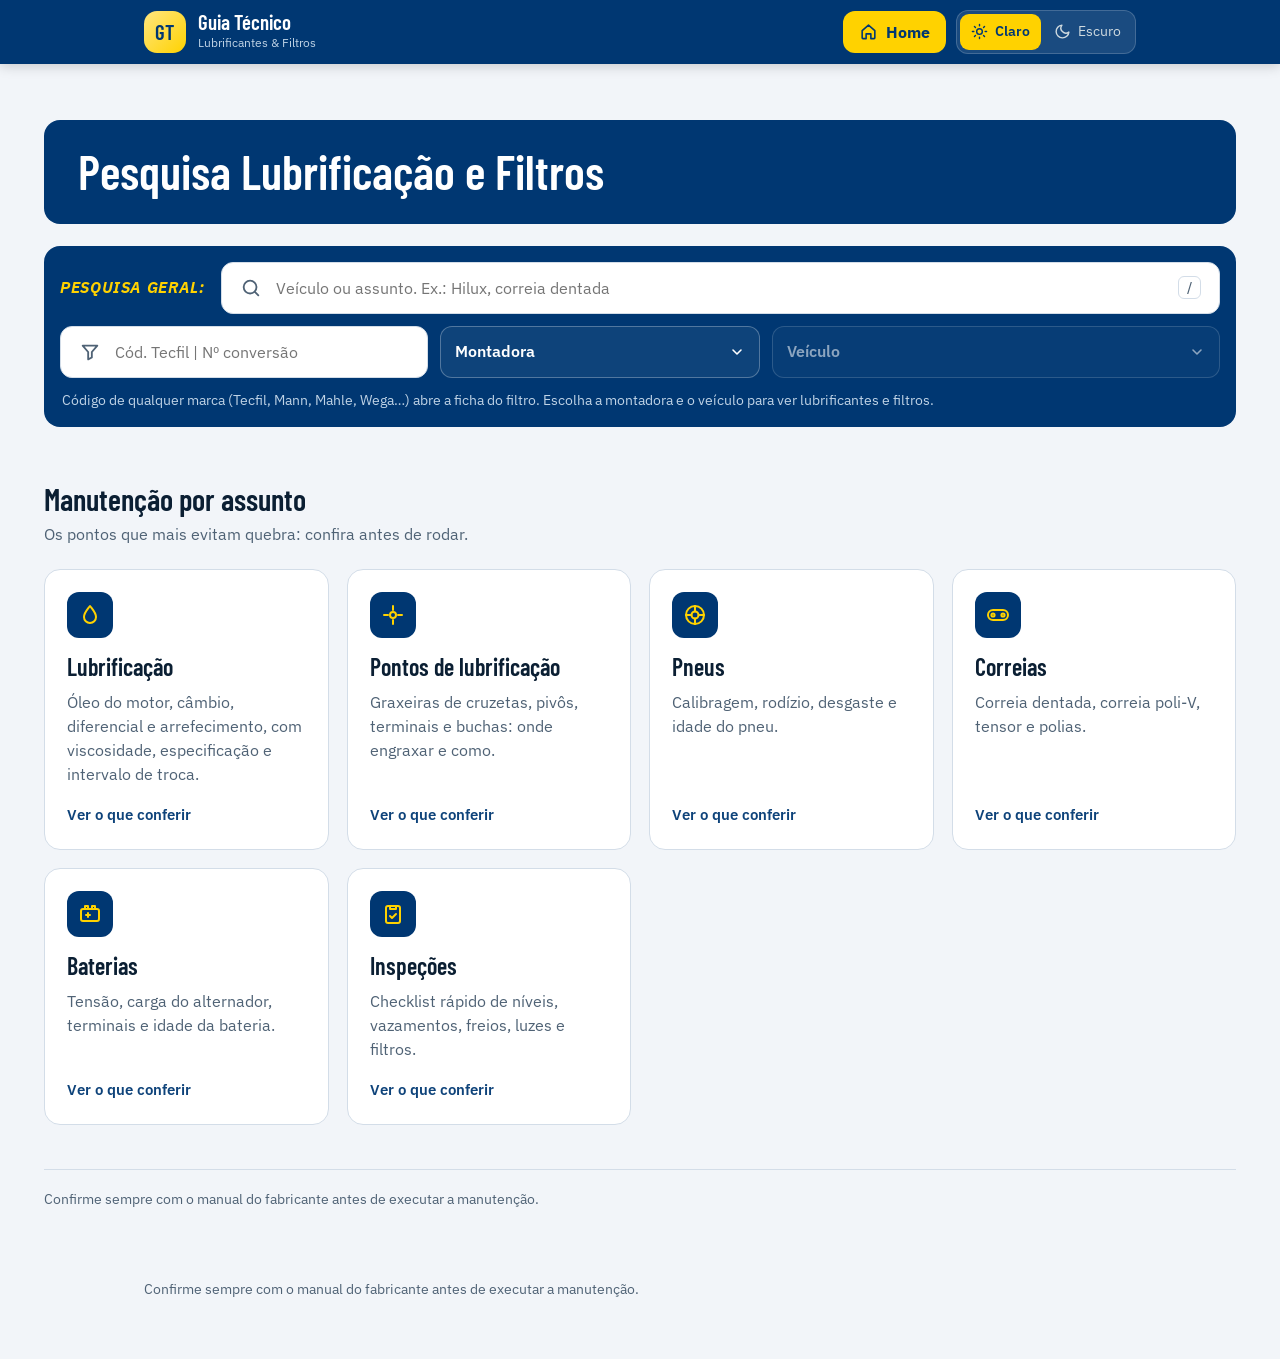
<file: index.html>
<!doctype html>
<html lang="pt-BR">
<head>
<meta charset="utf-8">
<meta name="viewport" content="width=device-width, initial-scale=1">
<meta name="color-scheme" content="light dark">
<script>(function(){var t;try{t=localStorage.getItem("guia-tema")}catch(e){}if(t!=="claro"&&t!=="escuro")t=matchMedia("(prefers-color-scheme: dark)").matches?"escuro":"claro";document.documentElement.setAttribute("data-tema",t)})()</script>
<title>Guia Técnico de Lubrificantes &amp; Filtros</title>
<meta name="description" content="Guia técnico de lubrificantes e filtros por montadora e veículo: óleo, câmbio, diferencial, arrefecimento, pneus, correias, baterias e inspeções.">
<link rel="preconnect" href="https://fonts.googleapis.com">
<link rel="preconnect" href="https://fonts.gstatic.com" crossorigin>
<link href="https://fonts.googleapis.com/css2?family=Barlow+Condensed:wght@500;600&family=IBM+Plex+Sans:wght@400;500;600&display=swap" rel="stylesheet">
<style>
:root{
  --tinta:#003772; --tinta2:#0E437A; --tinta3:#26679B;
  --papel:#F2F5F9; --cartao:#fff; --linha:#D3DDE8;
  --ambar:#FFD200; --ambar-txt:#0E437A;
  --texto:#0B1F33; --suave:#4F6275;
  --lateral:304px;
  --aviso-bg:#FFF8D6; --aviso-borda:#F2D44D;
  --tag-bg:#E3EEF9; --tag-borda:#5B8DB8; --tag-txt:#003772;
  --titulo-bg:var(--tinta); --hover-borda:var(--tinta3);
  /* menu */
  --m-bg:#fff; --m-borda:#E1E7EA; --m-texto:#2A3E47; --m-titulo:#003772; --m-suave:#6A7C85; --m-icone:#6C8793;
  --m-hover:rgba(17,38,47,.05); --m-caixa:#F6F8F9; --m-caixa-borda:#E6ECEF;
  --m-ativo-bg:#FFF3B8; --m-ativo-txt:#003772; --ambar-forte:#E0B400;
  --m-sombra:0 10px 30px rgba(17,38,47,.10),0 2px 6px rgba(17,38,47,.06);
  color-scheme:light;
}
:root[data-tema="escuro"]{
  --papel:#071524; --cartao:#0D2236; --linha:#1E3550; --texto:#E6EEF7; --suave:#9DB3C9; --ambar-txt:#FFD200;
  --aviso-bg:rgba(255,210,0,.10); --aviso-borda:rgba(255,210,0,.35);
  --tag-bg:rgba(38,103,155,.28); --tag-borda:#3F82BD; --tag-txt:#CFE3F5;
  --titulo-bg:linear-gradient(135deg,#0E437A,#003772); --hover-borda:var(--ambar);
  --m-bg:#141C22; --m-borda:#25333C; --m-texto:#D5E1E6; --m-titulo:#F2F7F9; --m-suave:#8FA6B0; --m-icone:#7FA3B1;
  --m-hover:rgba(255,255,255,.06); --m-caixa:#1A252C; --m-caixa-borda:#25333C;
  --m-ativo-bg:rgba(255,210,0,.16); --m-ativo-txt:#FFE066; --ambar-forte:#FFD200;
  --m-sombra:0 12px 34px rgba(0,0,0,.45);
  color-scheme:dark;
}
*{box-sizing:border-box}
html{scroll-behavior:smooth}
body{margin:0;font:16px/1.55 "IBM Plex Sans",system-ui,-apple-system,"Segoe UI",sans-serif;color:var(--texto);background:var(--papel)}
h1,h2,h3{font-family:"Barlow Condensed","Arial Narrow",sans-serif;font-weight:600;line-height:1.08;margin:0}
a{color:inherit}
:focus-visible{outline:3px solid var(--ambar);outline-offset:2px}
.sr{position:absolute;width:1px;height:1px;overflow:hidden;clip:rect(0 0 0 0)}
.pular{position:absolute;left:-999px;top:8px;background:#fff;padding:8px 12px;border-radius:8px;z-index:100}
.pular:focus{left:8px}

/* ---------- Menu lateral (caixa flutuante, claro/escuro) ---------- */
.menu{position:fixed;top:14px;bottom:14px;left:14px;width:var(--lateral);display:flex;flex-direction:column;z-index:40;overflow:hidden;background:var(--m-bg);color:var(--m-texto);border:1px solid var(--m-borda);border-radius:22px;box-shadow:var(--m-sombra);transition:transform .25s ease,background-color .25s,border-color .25s}
.menu-marca{display:flex;align-items:center;gap:12px;flex:none;padding:16px 16px 14px;border-bottom:1px solid var(--m-borda)}
.marca-link{display:flex;align-items:center;gap:12px;flex:1;min-width:0;text-decoration:none;color:inherit}
.marca-ico{width:42px;height:42px;flex:none;display:grid;place-items:center;border-radius:13px;background:linear-gradient(135deg,#FFE680,#FFD200);color:#003772;font:600 1.3rem/1 "Barlow Condensed",sans-serif;letter-spacing:.02em}
.marca-txt strong{display:block;font:600 1.3rem/1.05 "Barlow Condensed",sans-serif;color:var(--m-titulo)}
.marca-txt small{display:block;margin-top:2px;font-size:.76rem;color:var(--m-suave)}
.fechar{display:none;flex:none;width:38px;height:38px;border:0;border-radius:10px;background:var(--m-hover);color:var(--m-texto);font-size:1.4rem;cursor:pointer}
.menu-fixo{flex:none;padding:12px 12px 2px}
.menu-corpo{flex:1;overflow-y:auto;padding:0 12px 14px;scrollbar-width:thin;scrollbar-color:var(--m-borda) transparent}
.grupo-titulo{margin:18px 8px 8px;font-size:.72rem;font-weight:600;letter-spacing:.08em;text-transform:uppercase;color:var(--m-suave)}
.item,.mont-btn{position:relative;display:flex;align-items:center;gap:12px;width:100%;padding:10px 12px;border:0;border-radius:12px;background:none;color:var(--m-texto);font:inherit;text-align:left;text-decoration:none;cursor:pointer;transition:background-color .15s,color .15s}
.item:hover,.mont-btn:hover{background:var(--m-hover)}
.item svg.ic{width:20px;height:20px;flex:none;stroke:var(--m-icone)}
.item[aria-current="page"]{background:var(--m-ativo-bg);color:var(--m-ativo-txt);font-weight:600}
.item[aria-current="page"] svg.ic{stroke:var(--ambar-forte)}
/* caixas suaves */
#menu-topicos,.mont{background:var(--m-caixa);border:1px solid var(--m-caixa-borda);border-radius:14px;transition:border-color .2s,box-shadow .2s,background-color .2s}
#menu-topicos{padding:4px}
.mont{margin:0 0 8px;overflow:hidden}
.mont .mont-btn{border-radius:0}
.mont.aberta{border-color:var(--ambar);box-shadow:0 0 0 3px rgba(255,210,0,.14)}
.mont-btn .nome{flex:1}
.mont-btn .qtd{min-width:26px;padding:1px 8px;border-radius:99px;background:var(--m-hover);color:var(--m-suave);font-size:.78rem;text-align:center}
.mont-btn .seta{width:16px;height:16px;stroke:var(--m-suave);transition:transform .2s}
.mont-btn[aria-expanded="true"]{color:var(--m-titulo)}
.mont-btn[aria-expanded="true"] .seta{transform:rotate(90deg);stroke:var(--ambar-forte)}
.mont-btn[aria-expanded="true"] .qtd{background:var(--ambar);color:#003772}
.sub{display:grid;grid-template-rows:0fr;transition:grid-template-rows .22s ease}
.sub.aberto{grid-template-rows:1fr}
.sub>ul{overflow:hidden;list-style:none;margin:0 12px 0 30px;padding:0;visibility:hidden;transition:visibility .22s}
.sub.aberto>ul{visibility:visible;padding:2px 0 10px}
.sub a{display:block;padding:7px 12px;border-left:2px solid var(--m-borda);color:var(--m-suave);font-size:.94rem;text-decoration:none}
.sub a:hover{color:var(--m-titulo);background:var(--m-hover);border-radius:0 8px 8px 0}
.sub a[aria-current="page"]{color:var(--m-ativo-txt);font-weight:600;border-left:3px solid var(--ambar);padding-left:11px;background:var(--m-ativo-bg);border-radius:0 8px 8px 0}
/* rodapé: tema + aviso */
.menu-rodape{flex:none;margin:0;padding:12px;border-top:1px solid var(--m-borda)}
.tema{display:grid;grid-template-columns:1fr 1fr;gap:4px;padding:4px;background:var(--m-caixa);border:1px solid var(--m-caixa-borda);border-radius:12px}
.tema button{display:flex;align-items:center;justify-content:center;gap:7px;padding:8px;border:0;border-radius:9px;background:none;color:var(--m-suave);font:inherit;font-size:.88rem;cursor:pointer;transition:background-color .15s,color .15s}
.tema button svg{width:17px;height:17px;stroke:currentColor}
.tema button:hover{color:var(--m-titulo)}
.tema button[aria-pressed="true"]{background:var(--m-ativo-bg);color:var(--m-ativo-txt);font-weight:600}
.menu-rodape p{margin:10px 6px 0;color:var(--m-suave);font-size:.76rem;line-height:1.4}

/* ---------- Símbolos das montadoras e notas técnicas ---------- */
.mont-btn .logo{width:32px;height:32px;display:block;flex:none;background:none}
.mont-btn .logo svg{width:32px;height:32px;border-radius:9px;display:block}
.notas-tec{max-width:860px;margin-top:34px;padding:20px 24px;background:#FFF6E0;border:1px solid #F3D277;border-left:6px solid var(--ambar);border-radius:16px}
.notas-tec h2{font-size:1.5rem;margin-bottom:10px}
.notas-tec ul{margin:0;padding-left:22px}
.notas-tec li{margin-bottom:10px;line-height:1.6}
.notas-tec li:last-child{margin-bottom:0}

/* ---------- Estrutura ---------- */
.topo{position:sticky;top:0;z-index:30;background:var(--tinta);color:#fff;box-shadow:0 2px 12px rgba(0,0,0,.18)}
.topo-in{max-width:1080px;margin:0 auto;padding:10px 44px;display:flex;align-items:center;justify-content:space-between;gap:16px}
.topo .marca-txt strong{color:#fff}.topo .marca-txt small{color:#BFD3E6}
.topo-acoes{display:flex;align-items:center;gap:10px}
.btn-home{display:inline-flex;align-items:center;gap:8px;height:42px;padding:0 16px;border-radius:12px;background:var(--ambar);color:#003772;font-weight:700;text-decoration:none}
.btn-home svg{width:19px;height:19px;stroke:currentColor}
.btn-home:hover{filter:brightness(1.07)}
.topo .tema{display:flex;gap:2px;padding:3px;background:rgba(255,255,255,.1);border:1px solid rgba(255,255,255,.18);border-radius:12px}
.topo .tema button{padding:7px 11px;color:#cfdadf}
.topo .tema button:hover{color:#fff}
.topo .tema button[aria-pressed="true"]{background:var(--ambar);color:#003772}
.btn-home:focus-visible,.topo .tema button:focus-visible,.voltar-topo:focus-visible{outline:3px solid var(--ambar);outline-offset:2px}
.principal{margin-left:0;min-height:100vh}
.rodape-site{max-width:1080px;margin:0 auto;padding:0 44px 44px;color:var(--suave);font-size:.88rem}
.voltar-topo{position:fixed;right:20px;bottom:20px;z-index:50;display:flex;align-items:center;gap:8px;height:46px;padding:0 18px;border:1px solid rgba(255,255,255,.25);border-radius:99px;background:var(--tinta);color:#fff;font:600 .92rem "IBM Plex Sans",sans-serif;box-shadow:0 8px 22px rgba(0,0,0,.3);cursor:pointer;opacity:0;transform:translateY(12px);pointer-events:none;transition:opacity .2s,transform .2s}
.voltar-topo.visivel{opacity:1;transform:none;pointer-events:auto}
.voltar-topo:hover{background:var(--tinta3)}
.voltar-topo svg{width:18px;height:18px;stroke:#fff}
@media (prefers-reduced-motion:reduce){.voltar-topo{transition:none}}
.miolo{max-width:1080px;margin:0 auto;padding:56px 44px 40px}
.veu{display:none}

/* ---------- Início ---------- */
.hero h1{font-size:clamp(2.2rem,4.6vw,3.4rem);max-width:16ch}
.hero p.lead{margin:14px 0 26px;color:var(--suave);font-size:1.08rem;max-width:56ch}
.busca{position:relative;max-width:720px}
.busca-campo{display:flex;align-items:center;gap:12px;height:62px;padding:0 18px;background:var(--cartao);border:2px solid var(--linha);border-radius:16px;transition:border-color .15s,box-shadow .15s}
.busca-campo:focus-within{border-color:var(--ambar);box-shadow:0 0 0 4px rgba(255,210,0,.22)}
.busca-campo svg{width:22px;height:22px;stroke:var(--suave);flex:none}
.busca-campo input{flex:1;min-width:0;height:100%;border:0;background:none;font:inherit;font-size:1.12rem;color:var(--texto)}
.busca-campo input:focus{outline:none}
.busca-campo kbd{font:500 .8rem "IBM Plex Sans",sans-serif;border:1px solid var(--linha);border-radius:6px;padding:2px 8px;color:var(--suave)}
.resultados{margin-top:14px;background:var(--cartao);border:1px solid var(--linha);border-radius:14px;overflow:hidden}
.resultados[hidden]{display:none}
.resultados ul{list-style:none;margin:0;padding:6px}
.resultados a{display:flex;justify-content:space-between;align-items:center;gap:16px;padding:12px 14px;border-radius:10px;text-decoration:none}
.resultados a:hover,.resultados a:focus-visible{background:var(--papel)}
.resultados .t{font-weight:600}
.resultados .tag{flex:none;color:var(--ambar-txt);font-size:.86rem;font-weight:500}
.vazio{margin:0;padding:18px;color:var(--suave)}
.vazio strong{color:var(--texto)}

.secao{margin-top:56px}
.secao>h2{font-size:1.9rem}
.secao>p{margin:6px 0 22px;color:var(--suave)}
.cards{display:grid;grid-template-columns:repeat(3,1fr);gap:18px}
.card{display:flex;flex-direction:column;gap:10px;padding:22px;background:var(--cartao);border:1px solid var(--linha);border-radius:16px;text-decoration:none;transition:border-color .15s,transform .15s}
.card:hover{border-color:var(--tinta3);transform:translateY(-2px)}
.card .ico{width:46px;height:46px;border-radius:12px;display:grid;place-items:center;background:var(--tinta);margin-bottom:6px}
.card .ico svg{width:24px;height:24px;stroke:var(--ambar)}
.card h3{font-size:1.5rem}
.card p{margin:0;color:var(--suave);font-size:.97rem}
.card .mais{margin-top:auto;padding-top:8px;color:var(--ambar-txt);font-weight:600;font-size:.92rem}
.card:hover .mais{text-decoration:underline}
.aviso{margin-top:44px;padding-top:18px;border-top:1px solid var(--linha);color:var(--suave);font-size:.9rem}

/* ---------- Páginas internas ---------- */
.trilha{display:flex;gap:8px;flex-wrap:wrap;margin-bottom:22px;font-size:.92rem;color:var(--suave)}
.trilha a{color:var(--ambar-txt);font-weight:500}
.detalhe h1{font-size:clamp(2rem,4vw,3rem)}
.detalhe .lead{margin:12px 0 28px;color:var(--suave);font-size:1.08rem;max-width:60ch}
.detalhe h2{font-size:1.55rem;margin-bottom:12px}
.conferir{list-style:none;margin:0;padding:0;display:grid;gap:10px;max-width:720px}
.conferir li{position:relative;padding:14px 16px 14px 46px;background:var(--cartao);border:1px solid var(--linha);border-radius:12px}
.conferir li::before{content:"";position:absolute;left:16px;top:17px;width:16px;height:9px;border-left:3px solid var(--ambar);border-bottom:3px solid var(--ambar);transform:rotate(-45deg) scale(.9)}
.nota-tec{margin:0 0 24px;padding:16px 20px;border:1px solid var(--aviso-borda);border-left:6px solid var(--ambar);background:var(--aviso-bg);border-radius:12px}
.nota-tec h2{margin:0 0 8px;font-size:1.2rem}
.nota-tec p{margin:6px 0;line-height:1.55}
.nota{max-width:720px;margin-top:22px;padding:16px 18px;border-left:4px solid var(--ambar);background:#FFF6E0;border-radius:0 12px 12px 0}

/* ---------- Ficha do veículo ---------- */
.grade-sis{display:grid;gap:12px;max-width:860px}
.cartao-sis{background:var(--cartao);border:1px solid var(--linha);border-left:5px solid var(--ambar);border-radius:12px;padding:16px 18px}
.cartao-sis h3{font-size:1.3rem;margin-bottom:10px}
.cartao-sis dl{display:grid;grid-template-columns:repeat(auto-fit,minmax(190px,1fr));gap:12px;margin:0}
.cartao-sis dt{font-size:.82rem;color:var(--suave)}
.cartao-sis dd{margin:2px 0 0}
.cartao-sis dd.destaque{font-weight:600;color:var(--ambar-txt)}
.detalhe .sec-filtros{margin-top:34px}
.caixa-tabela{background:var(--cartao);border:1px solid var(--linha);border-radius:12px;padding:6px 12px;overflow-x:auto}
.tabela-filtros{width:100%;border-collapse:collapse;font-size:.9rem;white-space:nowrap}
.tabela-filtros th,.tabela-filtros td{padding:11px 10px;border-bottom:1px solid var(--linha);text-align:left}
.tabela-filtros tr:last-child>*{border-bottom:0}
.tabela-filtros thead th{font-size:.82rem;font-weight:500;color:var(--suave)}
.tabela-filtros tbody th{font-weight:600;text-transform:capitalize}
.filtro-tag{display:inline-block;padding:2px 9px;border:1px solid #818CF8;border-radius:6px;background:#E0E7FF;color:#1E1B4B;font:500 .86rem ui-monospace,SFMono-Regular,Menlo,monospace}
.sem{color:var(--suave)}
.lista-notas{max-width:760px;margin:0;padding-left:22px}
.lista-notas li{margin-bottom:10px}
.nav-ficha{display:flex;justify-content:space-between;gap:12px;margin-top:40px;max-width:860px}
.nav-ficha a{flex:1;max-width:49%;padding:12px 14px;background:var(--cartao);border:1px solid var(--linha);border-radius:12px;text-decoration:none;font-size:.92rem}
.nav-ficha a:hover{border-color:var(--tinta3)}
.nav-ficha small{display:block;color:var(--suave);font-size:.8rem}
.nav-ficha .prox{margin-left:auto;text-align:right}
#erro-dados{margin:14px 0 0}

/* ---------- Alinhamento das caixas e coluna fixa da tabela ---------- */
.grade-sis,.notas-tec,.nav-ficha,.conferir,.detalhe .nota{max-width:none}
.caixa-tabela{padding:6px 0}
.tabela-filtros{border-collapse:separate;border-spacing:0}
.tabela-filtros th:first-child,.tabela-filtros td:first-child{position:sticky;left:0;z-index:1;background:var(--cartao);padding-left:16px;box-shadow:1px 0 0 var(--linha)}
.tabela-filtros th:last-child,.tabela-filtros td:last-child{padding-right:16px}

/* ---------- Coluna de símbolos dos filtros ---------- */
.ico-filtro{width:32px;height:32px;border-radius:9px;background:var(--papel);display:inline-grid;place-items:center;color:var(--tinta);flex:none}
.ico-filtro svg{width:20px;height:20px;stroke:currentColor}
.tabela-filtros th:first-child,.tabela-filtros td:first-child{padding:11px 10px 11px 12px}
.tabela-filtros tbody th .ico-filtro{display:grid}
.abas-veic{position:sticky;top:76px;z-index:25;display:flex;align-items:center;gap:8px;margin:0 0 26px;padding:8px;background:var(--tinta);border-radius:16px;box-shadow:0 6px 18px rgba(0,51,114,.28);overflow-x:auto;scrollbar-width:thin}
.abas-rotulo{flex:none;padding:0 6px 0 8px;color:#BFD3E6;font-size:.8rem;font-weight:700;letter-spacing:.06em;text-transform:uppercase}
.abas-veic a{flex:1 1 auto;display:flex;align-items:center;justify-content:center;gap:8px;padding:12px 12px;border-radius:11px;border:1px solid rgba(255,255,255,.2);background:rgba(255,255,255,.08);color:#fff;font-size:.97rem;font-weight:700;text-decoration:none;white-space:nowrap;transition:background .15s,transform .15s}
.abas-veic a:hover{background:rgba(255,255,255,.2);transform:translateY(-1px)}
.abas-veic a[aria-current="page"]{background:#FFD200;border-color:#FFD200;color:#003772;box-shadow:0 3px 0 rgba(0,0,0,.25)}
.abas-veic svg{width:20px;height:20px;stroke:currentColor;flex:none}
.aba-curta{display:none}
.construcao{max-width:620px;margin:8px 0 24px;padding:32px 28px;text-align:center;background:var(--cartao);border:2px dashed var(--linha);border-radius:16px}
.construcao-ico{width:56px;height:56px;margin:0 auto 12px;display:grid;place-items:center;border-radius:16px;background:var(--ambar);color:#003772}
.construcao-ico svg{width:28px;height:28px;stroke:currentColor}
.construcao h2{margin:0 0 6px}
.construcao p{margin:6px 0;color:var(--suave)}
.ficha-filtro{margin-top:8px}
.ficha-filtro + .ficha-filtro{margin-top:36px;padding-top:12px;border-top:2px solid var(--linha)}
.tag-original{margin-left:12px;font-size:.9rem;font-weight:600;color:var(--suave);white-space:nowrap}
.tag-original .filtro-tag{margin-left:6px}
.acoes-ficha{display:flex;flex-wrap:wrap;gap:10px;margin:14px 0 0}
.ficha-filtro h3,.nota-tec h3{font-size:1.1rem;margin:18px 0 8px}
.ficha-filtro > h2 small{font-weight:500;color:var(--suave)}
@media(max-width:900px){
  .abas-veic{position:fixed;top:auto;left:0;right:0;bottom:0;z-index:45;margin:0;gap:0;border-radius:0;padding:0 0 env(safe-area-inset-bottom);background:var(--tinta);border-top:1px solid rgba(255,255,255,.18);box-shadow:0 -6px 18px rgba(0,0,0,.25);overflow:visible}
  .abas-veic a{flex:1;min-width:0;flex-direction:column;justify-content:center;gap:3px;padding:9px 2px 8px;border:0;border-radius:0;background:transparent;color:#BFD3E6;font-size:.72rem;text-align:center}
  .abas-veic a[aria-current="page"]{background:#0E437A;color:#FFD200;box-shadow:inset 0 3px 0 #FFD200}
  .abas-rotulo{display:none}
  .abas-veic a:hover{transform:none}
  .aba-longa{display:none}.aba-curta{display:inline}
  body.tem-abas .principal{padding-bottom:84px}
  body.tem-abas .voltar-topo{bottom:90px}
}
.lista-filtros{display:grid;gap:12px}
.filtro-linha{padding:14px 18px;background:var(--cartao);border:1px solid var(--linha);border-left:5px solid var(--ambar);border-radius:14px}
.filtro-nome{margin:0 0 10px;display:flex;align-items:center;gap:10px;font-size:1.05rem;font-weight:700;text-transform:none}
.codigos-linha{display:flex;flex-wrap:wrap;align-items:center;gap:10px 18px}
.par{display:inline-flex;align-items:center;gap:7px}
.par small{color:var(--suave);font-size:.8rem;font-weight:500}
.dica-filtros{margin:-4px 0 12px;font-size:.9rem;color:var(--suave)}
.linha-filtro{display:flex;align-items:center;gap:10px;white-space:nowrap}
.ico-filtro[data-t=oleo]{color:#b45309}.ico-filtro[data-t=ar]{color:#0369a1}.ico-filtro[data-t=arSecundario],.ico-filtro[data-t=ar_secundario]{color:#7c3aed}
.ico-filtro[data-t=combustivel]{color:#0f766e}.ico-filtro[data-t=sedimentador],.ico-filtro[data-t=separador_agua]{color:#c2410c}
.legenda-filtros{list-style:none;display:flex;flex-wrap:wrap;gap:6px 18px;margin:-4px 0 12px;padding:0;font-size:.9rem;color:var(--suave)}
.legenda-filtros li{display:flex;align-items:center;gap:8px}

/* ---------- Tela inicial em largura total ---------- */
.miolo.inicio{max-width:none}
.busca{max-width:none}
.cards{grid-template-columns:repeat(auto-fit,minmax(230px,1fr))}

/* ---------- Título do veículo em caixa ---------- */
.ficha-cab{margin:0 0 28px;padding:20px 24px;background:#FFF6E0;border:1px solid #F3D277;border-left:6px solid var(--ambar);border-radius:16px}
.ficha-cab h1{font-size:clamp(1.8rem,3.5vw,2.6rem)}
.detalhe .ficha-cab .lead{margin:6px 0 0}

/* ---------- Celular e tablet ---------- */
@media (max-width:1100px){.cards{grid-template-columns:repeat(2,1fr)}}
@media (max-width:900px){
  .miolo{padding:32px 18px 32px}
  .busca-campo kbd{display:none}
  .topo-in{padding:8px 14px}
  .rodape-site{padding:0 18px 40px}
  .voltar-topo{right:14px;bottom:14px}
}
@media (max-width:600px){
  .topo .marca-txt small{display:none}
  .topo .tema button{font-size:0;gap:0;padding:8px 10px}
  .btn-home{padding:0 12px}
  .voltar-topo span{display:none}.voltar-topo{width:46px;padding:0;justify-content:center}
}
@media (max-width:600px){.cards{grid-template-columns:1fr}}
@media (prefers-reduced-motion:reduce){*{transition:none!important;scroll-behavior:auto!important}}

.hero .titulo-pagina{margin:0 0 22px;padding:26px 34px;background:var(--tinta);color:#fff;border-radius:16px}
.hero .titulo-pagina h1{max-width:none;margin:0;font-size:clamp(2rem,4vw,3rem)}

/* ---------- Tema claro/escuro no conteúdo ---------- */
body{transition:background-color .25s,color .25s}
.ficha-cab,.notas-tec{background:var(--aviso-bg);border-color:var(--aviso-borda) var(--aviso-borda) var(--aviso-borda) var(--ambar)}
.nota{background:var(--aviso-bg)}
.filtro-tag{background:var(--tag-bg);border-color:var(--tag-borda);color:var(--tag-txt)}
.ico-filtro{color:var(--texto)}
.hero .titulo-pagina{background:var(--titulo-bg)}
.card:hover,.nav-ficha a:hover{border-color:var(--hover-borda)}
:root[data-tema="escuro"] .card .ico{background:var(--tinta2)}
.filtro-link{text-decoration:none;cursor:pointer;transition:border-color .15s,background-color .15s}
.filtro-link:hover{border-color:var(--ambar);background:var(--aviso-bg)}
.mais-n{margin-left:7px;padding:0 7px;border-radius:99px;background:var(--ambar);color:#003772;font:600 .76rem "IBM Plex Sans",sans-serif}
.mais-n.info{padding:0 8px;font-family:Georgia,serif;font-style:italic}
.barra-pesquisa{background:var(--tinta);border-radius:16px;padding:16px;max-width:none}
.bp-topo{display:flex;align-items:center;gap:16px}
.bp-topo .busca{flex:1;min-width:0;max-width:none}
.bp-rotulo{flex:none;font-weight:700;font-style:italic;letter-spacing:.04em;text-transform:uppercase;color:var(--ambar);font-size:1rem}
.bp-linha{display:grid;grid-template-columns:1.15fr 1fr 1.4fr;gap:12px;margin-top:12px}
.bp-linha .busca{max-width:none}
.barra-pesquisa .busca-campo{height:52px;border-radius:12px;border-width:1px}
.barra-pesquisa .busca-campo input{font-size:1rem}
.dd{position:relative;min-width:0}
.dd-btn{width:100%;height:52px;display:flex;align-items:center;justify-content:space-between;gap:10px;border-radius:12px;border:1px solid rgba(255,255,255,.28);background:var(--tinta2);color:#fff;font:inherit;font-size:1rem;font-weight:600;padding:0 14px;cursor:pointer;text-align:left}
.dd-btn .dd-txt{overflow:hidden;text-overflow:ellipsis;white-space:nowrap}
.dd-btn svg{flex:none;width:16px;height:16px;stroke:#fff;fill:none;stroke-width:2.4;transition:transform .15s}
.dd-btn[aria-expanded="true"] svg{transform:rotate(180deg)}
.dd-btn:disabled{opacity:.55;cursor:not-allowed}
.dd-btn:focus-visible{outline:3px solid var(--ambar);outline-offset:2px}
.dd-lista{position:absolute;z-index:40;top:calc(100% + 6px);left:0;width:100%;max-height:min(60vh,420px);overflow:auto;margin:0;padding:6px;list-style:none;background:#0E437A;border:1px solid #26679B;border-radius:12px;box-shadow:0 12px 28px rgba(0,0,0,.35)}
.dd-lista[hidden]{display:none}
.dd-lista li{padding:10px 12px;border-radius:8px;color:#fff;font-weight:500;line-height:1.35;cursor:pointer}
.dd-lista li[aria-selected="true"]{background:#26679B;font-weight:700}
.dd-lista li[aria-selected="true"]::before{content:"✓ "}
.dd-lista li.ativo{background:#FFD200;color:#003772;font-weight:700}
#dd-modelo .dd-lista{left:auto;right:0;width:min(600px,92vw)}
.barra-pesquisa .resultados{position:absolute;left:0;right:0;top:100%;margin-top:8px;z-index:30;box-shadow:0 12px 28px rgba(0,0,0,.28)}
.bp-dica{margin:12px 2px 0;color:#BFD3E6;font-size:.88rem}
@media(max-width:900px){.bp-topo{flex-direction:column;align-items:stretch;gap:8px}.bp-linha{grid-template-columns:1fr}#dd-modelo .dd-lista{left:0;right:0;width:100%}}
.buscas{display:grid;grid-template-columns:1fr 1fr;gap:18px;align-items:start}
.busca-rotulo{display:block;margin:0 0 8px 4px;font-size:.84rem;font-weight:600;letter-spacing:.02em;color:var(--suave)}
.buscas .busca-campo{height:56px}
@media(max-width:900px){.buscas{grid-template-columns:1fr}}
.resultados .m{display:block;margin-top:2px;font-size:.84rem;font-weight:400;color:var(--suave)}
.busca-cat{margin:10px 4px 0;font-size:.9rem}
.busca-cat a{color:var(--ambar-txt);font-weight:600}
.lista-app{list-style:none;margin:0;padding:0;display:grid;gap:4px}
.lista-app a{display:block;padding:8px 10px;border-radius:8px;text-decoration:none}
.lista-app a:hover{background:var(--papel);color:var(--ambar-txt)}
.cartao-sis dd .filtro-tag{margin:0 4px 4px 0}
.dica-busca{margin:10px 4px 0;color:var(--suave);font-size:.88rem}
.detalhes-cat{margin:14px 0}
.detalhes-cat summary{cursor:pointer;font-weight:600;padding:8px 0;color:var(--ambar-txt)}
.rolagem{overflow-x:auto;border:1px solid var(--linha);border-radius:12px;background:var(--cartao)}
.tabela-app{width:100%;border-collapse:collapse;font-size:.9rem}
.tabela-app th,.tabela-app td{padding:8px 12px;text-align:left;border-bottom:1px solid var(--linha)}
.tabela-app thead th{background:var(--cartao);font-size:.8rem;color:var(--suave)}
.tabela-app .linha-marca th{background:var(--papel);color:var(--ambar-txt)}
.botao-cat{display:inline-block;padding:9px 16px;border-radius:10px;background:var(--ambar);color:#003772;font-weight:600;text-decoration:none}
/* ---------- Destaque do nome do filtro na aba do veículo ---------- */
.titulo-filtro{margin:40px 0 16px;font:600 1.9rem/1.2 "Barlow Condensed","Arial Narrow",sans-serif}
.titulo-filtro small{font-size:.6em;font-weight:500}
.destaque-filtro{display:inline;padding:2px 12px;border-radius:8px;background:#FFF3B0;color:#0B1F33;-webkit-box-decoration-break:clone;box-decoration-break:clone}
:root[data-tema="escuro"] .destaque-filtro{background:rgba(255,210,0,.22);color:var(--texto)}
</style>
</head>
<body>
<a class="pular" href="#conteudo">Pular para o conteúdo</a>

<div class="principal">
  <header class="topo">
    <div class="topo-in">
      <a class="marca-link" href="#/inicio" aria-label="Guia Técnico: ir para o início">
        <span class="marca-ico" aria-hidden="true">GT</span>
        <span class="marca-txt"><strong>Guia Técnico</strong><small>Lubrificantes &amp; Filtros</small></span>
      </a>
      <nav class="topo-acoes" aria-label="Atalhos">
        <a class="btn-home" href="#/inicio" data-rota="inicio"><svg viewBox="0 0 24 24" fill="none" stroke-width="2" stroke-linecap="round" stroke-linejoin="round" aria-hidden="true"><path d="M4 11l8-7 8 7v9a1 1 0 0 1-1 1h-4v-6H9v6H5a1 1 0 0 1-1-1z"/></svg><span>Home</span></a>
        <div class="tema" role="group" aria-label="Aparência do site">
      <button type="button" data-tema-btn="claro" aria-pressed="false"><svg viewBox="0 0 24 24" fill="none" stroke-width="2" stroke-linecap="round" aria-hidden="true"><circle cx="12" cy="12" r="4"/><path d="M12 2v2M12 20v2M4.9 4.9l1.4 1.4M17.7 17.7l1.4 1.4M2 12h2M20 12h2M4.9 19.1l1.4-1.4M17.7 6.3l1.4-1.4"/></svg>Claro</button>
      <button type="button" data-tema-btn="escuro" aria-pressed="false"><svg viewBox="0 0 24 24" fill="none" stroke-width="2" stroke-linecap="round" stroke-linejoin="round" aria-hidden="true"><path d="M21 12.8A9 9 0 1 1 11.2 3a7 7 0 0 0 9.8 9.8z"/></svg>Escuro</button>
    </div>
      </nav>
    </div>
  </header>

  <main class="miolo" id="conteudo" tabindex="-1">

    <!-- Tela inicial -->
    <div id="vista-inicio">
      <section class="hero">
        <div id="principal"></div>
        <div class="barra-pesquisa" role="search">
          <div class="bp-topo">
            <label class="bp-rotulo" for="busca">Pesquisa geral:</label>
            <div class="busca">
              <div class="busca-campo">
                <svg viewBox="0 0 24 24" fill="none" stroke-width="2" stroke-linecap="round"><circle cx="11" cy="11" r="7"/><path d="M20 20l-3.5-3.5"/></svg>
                <input id="busca" type="search" autocomplete="off" placeholder="Veículo ou assunto. Ex.: Hilux, correia dentada" aria-controls="resultados">
                <kbd aria-hidden="true">/</kbd>
              </div>
              <div class="resultados" id="resultados" aria-live="polite" hidden></div>
            </div>
          </div>
          <div class="bp-linha">
            <div class="busca">
              <label class="sr" for="busca-filtro">Código do filtro</label>
              <div class="busca-campo">
                <svg viewBox="0 0 24 24" fill="none" stroke-width="2" stroke-linecap="round" stroke-linejoin="round"><path d="M4 5h16l-6 7v6l-4 2v-8z"/></svg>
                <input id="busca-filtro" type="search" autocomplete="off" placeholder="Cód. Tecfil | Nº conversão" aria-controls="resultados-filtro">
              </div>
              <div class="resultados" id="resultados-filtro" aria-live="polite" hidden></div>
            </div>
            <div class="dd" id="dd-marca"><button type="button" class="dd-btn" aria-haspopup="listbox" aria-expanded="false" aria-label="Montadora"><span class="dd-txt">Montadora</span><svg viewBox="0 0 24 24" aria-hidden="true"><path d="M6 9l6 6 6-6" stroke-linecap="round" stroke-linejoin="round"/></svg></button><ul class="dd-lista" role="listbox" aria-label="Montadora" hidden></ul></div>
            <div class="dd" id="dd-modelo"><button type="button" class="dd-btn" aria-haspopup="listbox" aria-expanded="false" aria-label="Veículo" disabled><span class="dd-txt">Veículo</span><svg viewBox="0 0 24 24" aria-hidden="true"><path d="M6 9l6 6 6-6" stroke-linecap="round" stroke-linejoin="round"/></svg></button><ul class="dd-lista" role="listbox" aria-label="Veículo" hidden></ul></div>
          </div>
          <p class="bp-dica">Código de qualquer marca (Tecfil, Mann, Mahle, Wega…) abre a ficha do filtro. Escolha a montadora e o veículo para ver lubrificantes e filtros.</p>
        </div>
        <p class="nota" id="erro-dados" hidden>Não foi possível carregar os dados dos veículos (js/dados). Abra o site pelo endereço publicado ou por um servidor local: módulos JavaScript não carregam quando o arquivo é aberto direto do disco.</p>
      </section>

      <section class="secao" aria-labelledby="t-assuntos">
        <h2 id="t-assuntos">Manutenção por assunto</h2>
        <p>Os pontos que mais evitam quebra: confira antes de rodar.</p>
        <div class="cards" id="cards"></div>
      </section>

      <p class="aviso">Confirme sempre com o manual do fabricante antes de executar a manutenção.</p>
    </div>

    <!-- Páginas internas (assunto ou veículo) -->
    <div id="vista-detalhe" class="detalhe" hidden></div>
  </main>
  <footer class="rodape-site"><p>Confirme sempre com o manual do fabricante antes de executar a manutenção.</p></footer>
  <button type="button" class="voltar-topo" id="voltar-topo" aria-label="Voltar ao início da página"><svg viewBox="0 0 24 24" fill="none" stroke-width="2.4" stroke-linecap="round" stroke-linejoin="round" aria-hidden="true"><path d="M12 19V5M5 12l7-7 7 7"/></svg><span>Início da página</span></button>
</div>

<script>
(function(){
  function aplicar(t,salvar){
    document.documentElement.setAttribute("data-tema",t);
    document.querySelectorAll("[data-tema-btn]").forEach(function(b){ b.setAttribute("aria-pressed", b.getAttribute("data-tema-btn")===t ? "true" : "false"); });
    if(salvar){ try{ localStorage.setItem("guia-tema",t); }catch(e){} }
  }
  document.querySelectorAll("[data-tema-btn]").forEach(function(b){
    b.addEventListener("click", function(){ aplicar(b.getAttribute("data-tema-btn"), true); });
  });
  aplicar(document.documentElement.getAttribute("data-tema") || "claro", false);
})();
</script>
<script type="module">
/* =====================================================================
   DADOS: vêm de js/dados/*.js
   As montadoras do menu são montadas a partir do nome de cada veículo.
   ===================================================================== */
var ARQUIVOS = [
  "caminhoes-daf.js","caminhoes-ford.js","caminhoes-iveco.js","caminhoes-mercedes.js",
  "caminhoes-scania.js","caminhoes-volkswagen.js","caminhoes-volvo.js",
  "passeio-chevrolet.js","passeio-fiat.js","passeio-ford.js","passeio-outras-marcas.js","passeio-volkswagen.js",
  "utilitarios-agrale.js","utilitarios-chevrolet.js","utilitarios-ford.js","utilitarios-mitsubishi.js","utilitarios-toyota.js",
  "vans-fiat.js","vans-ford.js","vans-iveco.js","vans-mercedes.js","vans-psa.js","vans-renault.js","vans-volkswagen-agrale.js"
];
var banco = {}, falhas = [];
var res = await Promise.allSettled(ARQUIVOS.map(function(a){ return import("./js/dados/"+a+"?v="+Date.now()); }));
/* Junta qualquer objeto exportado por cada arquivo: o nome do export não importa. */
res.forEach(function(r,i){
  var a = ARQUIVOS[i];
  if(r.status !== "fulfilled"){ falhas.push(a+": "+r.reason.message); console.error(a, r.reason); return; }
  var achou = false;
  Object.keys(r.value).forEach(function(nome){
    var obj = r.value[nome];
    if(!obj || typeof obj !== "object" || Array.isArray(obj)) return;
    achou = true;
    Object.keys(obj).forEach(function(chave){
      if(banco[chave]) console.warn("Veículo repetido (vale o último):", chave, "em", a);
      banco[chave] = obj[chave];
    });
  });
  if(!achou) falhas.push(a+": não exporta nenhum objeto de veículos");
});
/* Catálogo de filtros (opcional): especificações, conversões e aplicações por código Tecfil */
var CATALOGO = {}, ARQ_CATALOGO = ["filtros-de-oleo.js","filtros-de-ar.js","filtros-de-combustivel.js"];
var rcat = await Promise.allSettled(ARQ_CATALOGO.map(function(a){ return import("./js/dados/"+a+"?v="+Date.now()); }));
rcat.forEach(function(r,i){
  if(r.status !== "fulfilled"){ console.warn(ARQ_CATALOGO[i]+" não carregado:", r.reason && r.reason.message); return; }
  Object.keys(r.value).forEach(function(nome){
    var o = r.value[nome];
    if(!o || typeof o !== "object" || Array.isArray(o)) return;
    Object.keys(o).forEach(function(cod){ var e = o[cod]; e.cod = cod; CATALOGO[compacto(cod)] = e; });
  });
});
/*RESOLVER-INICIO*/
/* Filtros do veículo só por código Tecfil ('oleo: "PSL340"'): as demais marcas vêm do catálogo; não existe coluna Original.
   null = sem filtro daquele tipo. Objetos completos (formato antigo) continuam valendo. */
var MARCAS_FILTRO = { authomix:"Authomix", mann:"Mann", mahle:"Mahle", wega:"Wega", fram:"Fram", vox:"Vox" };
function expandirFiltro(cods){
  var lista = partirCod(cods); /* aceita "PSL356 / PSL283" e "PSC498 (Mec) / PSC498/4 (Elet)" */
  var r = { tecfil:lista.map(function(p){ return p.cod + (p.rot ? " ("+p.rot+")" : ""); }) };
  Object.keys(MARCAS_FILTRO).forEach(function(k){ r[k] = []; });
  lista.forEach(function(p){
    var e = CATALOGO[compacto(p.cod)], cv = (e && e.conversoes) || {};
    Object.keys(MARCAS_FILTRO).forEach(function(k){
      (cv[MARCAS_FILTRO[k]] || []).forEach(function(c){ if(r[k].indexOf(c) < 0) r[k].push(c); });
    });
  });
  var saida = {};
  Object.keys(r).forEach(function(k){ saida[k] = r[k].length ? r[k].join(" / ") : "-"; });
  return saida;
}
var RENOMEAR_TIPO = { ar_secundario:"arSecundario", separador_agua:"sedimentador" };
Object.keys(banco).forEach(function(chave){
  var f = banco[chave] && banco[chave].filtros; if(!f) return;
  var nf = {};
  Object.keys(f).forEach(function(t0){
    if(t0 === "cabine") return; /* filtro de cabine não é usado no guia */
    var t = RENOMEAR_TIPO[t0] || t0, v = f[t0];
    if(v === null){ v = { tecfil:"Não possui", authomix:"-", mann:"-", mahle:"-", wega:"-", fram:"-", vox:"-" }; }
    else if(typeof v === "string"){ v = expandirFiltro(v); }
    else if(v && typeof v === "object"){
      /* formato antigo: a coluna Original não é mais usada ("Não possui" passa para a coluna Tecfil) */
      if(/^n[aã]o possui/i.test(String(v.original || "")) && (!v.tecfil || v.tecfil === "-")) v.tecfil = v.original;
      delete v.original;
    }
    nf[t] = v;
  });
  /* Célula dupla "combustível / sedimentador" (ex.: "PEC3023 / PSD920/1") vira duas linhas */
  var c = nf.combustivel;
  if(c && !nf.sedimentador && c.tecfil && /\s\/\s/.test(c.tecfil)){
    var ps = c.tecfil.split(/\s+\/\s+/), ix = -1;
    ps.forEach(function(x, n){ if(/^PSD/i.test(x)) ix = n; });
    if(ix > -1 && ps.length === 2){
      var sed = {}, resto = {};
      Object.keys(c).forEach(function(m){
        var pt = String(c[m]).split(/\s+\/\s+/);
        if(pt.length === 2){ sed[m] = pt[ix]; resto[m] = pt[1-ix]; } else { sed[m] = "-"; resto[m] = c[m]; }
      });
      nf.combustivel = resto; nf.sedimentador = sed;
    }
  }
  banco[chave].filtros = nf;
});
/*RESOLVER-FIM*/
var erroDados = falhas.length > 0;

var NOMES_MARCA = { "VW": "Volkswagen" };
var MONTADORAS = (function(){
  var grupos = {}, ordem = [];
  Object.keys(banco).forEach(function(chave){
    var p = chave.split(" "), marca = NOMES_MARCA[p[0]] || p[0];
    if(!grupos[marca]){ grupos[marca] = []; ordem.push(marca); }
    grupos[marca].push({ chave:chave, modelo:p.slice(1).join(" ") || chave });
  });
  ordem.sort(function(a,b){ return a.localeCompare(b,"pt-BR"); });
  return ordem.map(function(m){ return { nome:m, veiculos:grupos[m] }; });
})();

var ICONES = {
  gota:   '<path d="M12 3c3 4 6 7 6 11a6 6 0 0 1-12 0c0-4 3-7 6-11z"/>',
  graxa:  '<circle cx="12" cy="12" r="3"/><path d="M12 3v4M12 17v4M3 12h4M17 12h4"/>',
  pneu:   '<circle cx="12" cy="12" r="9"/><circle cx="12" cy="12" r="3.5"/><path d="M12 3v5.5M12 15.5V21M3 12h5.5M15.5 12H21"/>',
  correia:'<path d="M7 7h10a5 5 0 0 1 0 10H7A5 5 0 0 1 7 7z"/><circle cx="7" cy="12" r="1.6"/><circle cx="17" cy="12" r="1.6"/>',
  bateria:'<rect x="3" y="7" width="18" height="12" rx="2"/><path d="M7 4h3v3H7zM14 4h3v3h-3zM8 13h4M10 11v4"/>',
  lista:  '<rect x="5" y="4" width="14" height="17" rx="2"/><path d="M9 4h6v3H9zM9 14l2 2 4-4"/>'
};
function svg(nome, classe){
  return '<svg class="'+(classe||'')+'" viewBox="0 0 24 24" fill="none" stroke-width="2" stroke-linecap="round" stroke-linejoin="round" aria-hidden="true">'+ICONES[nome]+'</svg>';
}

var TOPICOS = [
  { id:"lubrificacao", titulo:"Lubrificação", icone:"gota", destaque:true,
    resumo:"Óleo do motor, câmbio, diferencial e arrefecimento, com viscosidade, especificação e intervalo de troca.",
    chips:["Motor","Câmbio","Diferencial","Arrefecimento"],
    busca:"oleo motor cambio diferencial arrefecimento filtro de oleo viscosidade fluido",
    pontos:[
      "Use a viscosidade e a especificação (API, ACEA) que o manual indica, nunca só a que está na prateleira.",
      "Confira o nível com o motor frio e o veículo em piso plano.",
      "Troque o filtro de óleo junto com o óleo.",
      "Câmbio e diferencial usam óleo próprio, com intervalo de troca diferente do motor.",
      "Anote data e quilometragem de cada troca para não perder o intervalo." ]},
  { id:"pontos-de-lubrificacao", titulo:"Pontos de lubrificação", icone:"graxa",
    resumo:"Graxeiras de cruzetas, pivôs, terminais e buchas: onde engraxar e como.",
    busca:"graxeira graxa cruzeta pivo terminal bucha cardan engraxar lubrificar",
    pontos:[
      "Limpe a graxeira antes de engraxar, para não empurrar sujeira para dentro.",
      "Engraxe cruzetas e luvas do cardã, pivôs, terminais de direção e buchas que tenham graxeira.",
      "Pare quando a graxa nova aparecer na vedação; em coifas de borracha, não estufe.",
      "Use o tipo de graxa que o manual indica para cada ponto.",
      "Troque a graxeira que não aceita graxa em vez de forçar." ]},
  { id:"pneus", titulo:"Pneus", icone:"pneu",
    resumo:"Calibragem, rodízio, desgaste e idade do pneu.",
    busca:"pneu calibragem pressao rodizio desgaste sulco dot estepe alinhamento balanceamento",
    pontos:[
      "Calibre a frio, com a pressão da etiqueta do veículo, e confira o estepe.",
      "A profundidade mínima dos sulcos é 1,6 mm; o indicador TWI no pneu mostra quando chegou.",
      "Desgaste irregular aponta alinhamento, balanceamento ou suspensão a revisar.",
      "Procure cortes, bolhas e deformações nas laterais.",
      "O código DOT informa semana e ano de fabricação; pneu muito velho ressecca mesmo com sulco." ]},
  { id:"correias", titulo:"Correias", icone:"correia",
    resumo:"Correia dentada, correia poli-V, tensor e polias.",
    busca:"correia dentada poli v tensor polia acessorios alternador",
    pontos:[
      "Troque a correia dentada pelo intervalo de km ou tempo do manual, sem esperar romper.",
      "Na correia poli-V, procure rachaduras, vitrificação e desfiamento.",
      "Ruído ou folga no tensor e nas polias pede troca junto com a correia.",
      "Prefira trocar o kit (correia, tensor e polia) de uma vez.",
      "Confira o alinhamento: correia que sai de lado indica polia desalinhada." ]},
  { id:"baterias", titulo:"Baterias", icone:"bateria",
    resumo:"Tensão, carga do alternador, terminais e idade da bateria.",
    busca:"bateria tensao alternador terminais carga eletrolito 12v",
    pontos:[
      "Em repouso, uma bateria carregada fica em torno de 12,6 V.",
      "Com o motor ligado, o alternador deve carregar entre 13,8 e 14,8 V.",
      "Mantenha terminais limpos, apertados e sem sulfatação.",
      "Confira a fixação da bateria no suporte.",
      "Em baterias não seladas, verifique o nível do eletrólito; veja também a data de fabricação." ]},
  { id:"inspecoes", titulo:"Inspeções", icone:"lista",
    resumo:"Checklist rápido de níveis, vazamentos, freios, luzes e filtros.",
    busca:"inspecao checklist revisao niveis vazamento freio luzes palheta filtro de ar filtro de combustivel suspensao",
    pontos:[
      "Níveis: óleo do motor, arrefecimento, freio e direção.",
      "Procure vazamentos sob o veículo e nas conexões.",
      "Freios: espessura das pastilhas ou lonas e estado dos discos.",
      "Luzes, palhetas do limpador e buzina.",
      "Filtros de ar, de combustível e de cabine, conforme o intervalo.",
      "Folgas na suspensão e na direção." ]}
];

/* =====================================================================
   UTILITÁRIOS
   ===================================================================== */
function compacto(s){ return norm(s).replace(/[^a-z0-9]/g,""); }
var ROTULO_FILTRO = { oleo:"Filtro de óleo", ar:"Filtro de ar", combustivel:"Filtro de combustível", cabine:"Filtro de cabine",
  arSecundario:"Filtro de ar secundário", ar_secundario:"Filtro de ar secundário", sedimentador:"Sedimentador de combustível",
  separador_agua:"Separador de água", preFiltroCombustivel:"Pré-filtro de combustível" };
function norm(s){ return String(s).normalize("NFD").replace(/[\u0300-\u036f]/g,"").toLowerCase(); }
function slug(s){ return norm(s).replace(/[^a-z0-9]+/g,"-").replace(/^-|-$/g,""); }
function esc(s){ return String(s).replace(/[&<>"']/g,function(c){return {"&":"&amp;","<":"&lt;",">":"&gt;",'"':"&quot;","'":"&#39;"}[c];}); }
function $(id){ return document.getElementById(id); }

var VEICULOS = [], usados = {};
MONTADORAS.forEach(function(m){
  m.id = slug(m.nome);
  m.veiculos = m.veiculos.map(function(v){
    var id = slug(m.nome+" "+v.modelo);
    while(usados[id]) id += "-2";
    usados[id] = 1;
    var o = { marca:m.nome, modelo:v.modelo, id:id, dados:banco[v.chave] };
    VEICULOS.push(o); return o;
  });
});

/* Aplicação dos filtros: veículos que usam o mesmo filtro (mesmo tipo + mesmo código Tecfil) */
function codVazio(c){ return !c || c === "-" || /^n[aã]o possui/i.test(String(c).trim()); }
/* "PSL356 / PSL283" = dois filtros; "PSC498 (Mec) / PSC498/4 (Elet)" = código + rótulo entre parênteses */
function partirCod(s){ return String(s).split(/\s+\/\s+/).map(function(x){ var m = x.match(/^(.*?)\s*\((.+)\)\s*$/); return m ? { cod:m[1].trim(), rot:m[2] } : { cod:x.trim(), rot:"" }; }).filter(function(p){ return p.cod; }); }
var GRUPOS = {};
VEICULOS.forEach(function(v){
  var f = (v.dados || {}).filtros || {};
  Object.keys(f).forEach(function(t){
    if(codVazio(f[t].tecfil)) return;
    var ps = partirCod(f[t].tecfil);
    ps.forEach(function(p, i){
      var k = t+"|"+compacto(p.cod), g = GRUPOS[k] || (GRUPOS[k] = { tipo:t, cod:p.cod, veic:[], codigos:{} });
      if(g.veic.indexOf(v) < 0) g.veic.push(v);
      Object.keys(f[t]).forEach(function(mc){
        var c = f[t][mc]; if(codVazio(c)) return;
        var pt = String(c).split(/\s+\/\s+/), uso = ps.length === 1 ? String(c) : (pt.length === ps.length ? pt[i].replace(/\s*\(.+\)\s*$/, "") : null);
        if(uso === null) return;
        var a = g.codigos[mc] || (g.codigos[mc] = []);
        if(!a.some(function(x){ return compacto(x) === compacto(uso); })) a.push(uso);
      });
    });
  });
});

/* Símbolos coloridos das montadoras (SVG). O nome precisa ser igual ao que aparece no menu.
   Montadora que não estiver na lista mostra um quadrado cinza com a letra inicial. */
var LOGOS = {
  "Agrale": '<rect width="24" height="24" rx="4" fill="#1b4d3e"/><text x="12" y="16.5" fill="#ffffff" text-anchor="middle" font-family="Arial,sans-serif" font-weight="900" font-size="11">A</text>',
  "Chevrolet": '<rect width="24" height="24" rx="4" fill="#cca753"/><path fill="#000000" d="M3 9.2h6.2V6.5h5.6v2.7H21v5.6h-6.2v2.7H9.2v-2.7H3z"/>',
  "Citroën": '<rect width="24" height="24" rx="4" fill="#e30613"/><path fill="#ffffff" d="M12 3L2 11h4l6-5 6 5h4z"/><path fill="#ffffff" d="M12 8L5 14h4l3-2.5 3 2.5h4z"/><path fill="#ffffff" d="M12 12.5l-3 2.5h6z"/>',
  "DAF": '<rect width="24" height="24" rx="4" fill="#002b49"/><text x="12" y="14.6" fill="#00a3e0" text-anchor="middle" font-family="Arial,sans-serif" font-weight="900" font-size="7.5">DAF</text>',
  "Fiat": '<rect width="24" height="24" rx="4" fill="#8B0000"/><rect x="3" y="7.5" width="18" height="9" rx="4.5" fill="#e50914"/><text x="12" y="14.2" fill="#ffffff" text-anchor="middle" font-family="Arial,sans-serif" font-weight="900" font-size="6.5">FIAT</text>',
  "Ford": '<rect width="24" height="24" rx="4" fill="#003478"/><ellipse cx="12" cy="12" rx="10" ry="7" fill="#003478" stroke="#ffffff" stroke-width="1.2"/><text x="12" y="14.8" fill="#ffffff" text-anchor="middle" font-family="Georgia,serif" font-style="italic" font-weight="700" font-size="7.5">Ford</text>',
  "Iveco": '<rect width="24" height="24" rx="4" fill="#002b49"/><text x="12" y="14.8" fill="#ff6600" text-anchor="middle" font-family="Arial,sans-serif" font-weight="900" font-size="6.5">IVECO</text>',
  "Mercedes-Benz": '<rect width="24" height="24" rx="4" fill="#1c1c1c"/><circle cx="12" cy="12" r="9.5" fill="none" stroke="#cccccc" stroke-width="1.2"/><path fill="#cccccc" d="M12 4.2l1.5 7.3 6 4.2-7.5-2.4-7.5 2.4 6-4.2z"/>',
  "Mitsubishi": '<rect width="24" height="24" rx="4" fill="#f0f0f0"/><g transform="translate(12 12)" fill="#e60012"><path d="M0-9.5 3.4-4 0 1.5-3.4-4z"/><path transform="rotate(120)" d="M0-9.5 3.4-4 0 1.5-3.4-4z"/><path transform="rotate(240)" d="M0-9.5 3.4-4 0 1.5-3.4-4z"/></g>',
  "Nissan": '<rect width="24" height="24" rx="4" fill="#c0c0c0"/><circle cx="12" cy="12" r="8.6" fill="#111111"/><rect x="1.5" y="10.3" width="21" height="3.4" rx=".6" fill="#ffffff"/><text x="12" y="12.7" fill="#111111" text-anchor="middle" font-family="Arial,sans-serif" font-weight="900" font-size="3.5">NISSAN</text>',
  "Nova": '<rect width="24" height="24" rx="4" fill="#333333"/><text x="12" y="16" fill="#ffffff" text-anchor="middle" font-family="Arial,sans-serif" font-weight="900" font-size="11">N</text>',
  "Peugeot": '<rect width="24" height="24" rx="4" fill="#1c1c1c"/><path fill="#3b82f6" d="M5.5 3.5h13v8c0 4.2-3.2 7-6.5 9-3.3-2-6.5-4.8-6.5-9z"/><text x="12" y="13.5" fill="#ffffff" text-anchor="middle" font-family="Arial,sans-serif" font-weight="900" font-size="8">P</text>',
  "Renault": '<rect width="24" height="24" rx="4" fill="#facc15"/><path fill="#111111" d="M12 2.5l7.5 9.5-7.5 9.5L4.5 12z"/><path fill="#facc15" d="M12 7l3.8 5-3.8 5-3.8-5z"/>',
  "Scania": '<rect width="24" height="24" rx="4" fill="#0284c7"/><path fill="#ffffff" d="M12 2l1.5 4.5h4.5l-3.5 3 1.5 4.5-4-3-4 3 1.5-4.5-3.5-3h4.5z"/><rect x="4" y="17" width="16" height="2" rx="1" fill="#ffffff"/>',
  "Toyota": '<rect width="24" height="24" rx="4" fill="#eb1c24"/><ellipse cx="12" cy="12" rx="9" ry="6" fill="none" stroke="#ffffff" stroke-width="1.5"/><ellipse cx="12" cy="12.4" rx="5.5" ry="3" fill="none" stroke="#ffffff" stroke-width="1.2"/><ellipse cx="12" cy="10.2" rx="2.2" ry="4" fill="none" stroke="#ffffff" stroke-width="1.2"/>',
  "Volkswagen": '<rect width="24" height="24" rx="4" fill="#001e50"/><circle cx="12" cy="12" r="9.5" fill="none" stroke="#ffffff" stroke-width="1.2"/><path fill="none" stroke="#ffffff" stroke-width="1.3" stroke-linecap="round" stroke-linejoin="round" d="M7.6 6.5L12 15.2l4.4-8.7M6.8 11.2L9.4 17l2.6-4.6 2.6 4.6 2.6-5.8"/>',
  "Volvo": '<rect width="24" height="24" rx="4" fill="#003057"/><circle cx="12" cy="12" r="8.5" fill="none" stroke="#007ac9" stroke-width="1.5"/><path fill="#007ac9" d="M12 6v6l4 2"/><circle cx="12" cy="12" r="2" fill="#007ac9"/>'
};

function logo(nome){
  var forma = LOGOS[nome] || '<rect width="24" height="24" rx="4" fill="#555"/><text x="12" y="16.5" fill="#fff" text-anchor="middle" font-family="Arial,sans-serif" font-weight="900" font-size="12">'+esc(nome.charAt(0))+'</text>';
  return '<span class="logo" aria-hidden="true"><svg viewBox="0 0 24 24" width="32" height="32">'+forma+'</svg></span>';
}

/* =====================================================================
   TOPO: link da página atual e botão "Início da página"
   ===================================================================== */
function marcarAtivo(rota){
  document.querySelectorAll("[data-rota]").forEach(function(a){
    if(a.getAttribute("data-rota") === rota) a.setAttribute("aria-current","page");
    else a.removeAttribute("aria-current");
  });
}
(function(){
  var b = $("voltar-topo");
  function ver(){ b.classList.toggle("visivel", window.scrollY > 500); }
  window.addEventListener("scroll", ver, { passive:true }); ver();
  b.addEventListener("click", function(){
    var reduz = window.matchMedia("(prefers-reduced-motion: reduce)").matches;
    window.scrollTo({ top:0, behavior: reduz ? "auto" : "smooth" });
    document.querySelector(".btn-home").focus({ preventScroll:true });
  });
})();

/* =====================================================================
   TELA INICIAL: TÍTULO, CARDS E BUSCA
   ===================================================================== */
function montarCards(){
  $("principal").innerHTML = '<header class="titulo-pagina"><h1>Pesquisa Lubrificação e Filtros</h1></header>';
  $("cards").innerHTML = TOPICOS.map(function(t){
    return '<a class="card" href="#/assunto/'+t.id+'">'+
      '<span class="ico">'+svg(t.icone)+'</span>'+
      '<h3>'+esc(t.titulo)+'</h3><p>'+esc(t.resumo)+'</p>'+
      '<span class="mais">Ver o que conferir</span></a>';
  }).join("");
}

/* Filtros só do catálogo (nenhum veículo do guia usa): ganham página e busca mesmo assim */
Object.keys(CATALOGO).forEach(function(k){
  var e = CATALOGO[k], t = e.tipo || "oleo";
  if(!GRUPOS[t+"|"+k]) GRUPOS[t+"|"+k] = { tipo:t, cod:e.cod, veic:[], codigos:{} };
});

var INDICE = [];
TOPICOS.forEach(function(t){
  INDICE.push({ titulo:t.titulo, tag:"Assunto", href:"#/assunto/"+t.id, texto:norm(t.titulo+" "+t.busca), compacto:compacto(t.titulo+" "+t.busca) });
});
VEICULOS.forEach(function(v){
  var d = v.dados || {}, partes = [v.marca, v.modelo], codigos = [];
  (d.sistemas || []).forEach(function(x){ partes.push(x.sistema, x.especificacao); });
  Object.keys(d.filtros || {}).forEach(function(tipo){
    Object.keys(d.filtros[tipo]).forEach(function(marca){
      var cod = d.filtros[tipo][marca];
      if(cod && cod !== "-") codigos.push({ cod:cod, compacto:compacto(cod), rotulo:ROTULO_FILTRO[tipo]+" "+marca+" "+cod });
    });
  });
  var texto = norm(partes.join(" "));
  INDICE.push({ titulo:v.marca+" "+v.modelo, tag:"Veículo", href:"#/veiculo/"+v.id,
    texto:texto, compacto:compacto(texto), codigos:codigos });
});
MONTADORAS.forEach(function(m){
  INDICE.push({ titulo:m.nome, tag:m.veiculos.length+" veículos", href:"#/veiculo/"+m.veiculos[0].id, texto:norm(m.nome), compacto:compacto(m.nome) });
});

Object.keys(GRUPOS).forEach(function(k){
  var g = GRUPOS[k];
  var todos = [g.cod];
  Object.keys(g.codigos).forEach(function(m){ todos = todos.concat(g.codigos[m]); });
  var NM = { original:"Original", tecfil:"Tecfil", vox:"Vox", authomix:"Authomix", mann:"Mann", mahle:"Mahle", wega:"Wega", fram:"Fram" };
  var pares = [{ m:"Tecfil", c:g.cod, k:compacto(g.cod) }];
  Object.keys(g.codigos).forEach(function(m){ g.codigos[m].forEach(function(c){ pares.push({ m:NM[m] || m, c:c, k:compacto(c) }); }); });
  var cc = CATALOGO[compacto(g.cod)];
  if(cc && cc.conversoes) Object.keys(cc.conversoes).forEach(function(m){ cc.conversoes[m].forEach(function(c){ pares.push({ m:m, c:c, k:compacto(c) }); }); });
  if(cc && cc.conversoes) Object.keys(cc.conversoes).forEach(function(m){ todos = todos.concat(cc.conversoes[m]); });
  var txt = norm(todos.join(" ")+" "+(ROTULO_FILTRO[g.tipo] || g.tipo));
  INDICE.push({ titulo:(ROTULO_FILTRO[g.tipo] || g.tipo)+" "+g.cod, tag:"✓ Encontrado", href:"#/filtro/"+k.replace("|","/"), texto:txt, compacto:compacto(txt), grupo:"filtro", pares:pares, n:g.veic.length });
});

function buscar(q, grupo){
  if(grupo === "filtro"){
    /* filtros: compara o código inteiro (ex.: "W 1323" = "W1323") e mostra qual código casou */
    var qc = compacto(q);
    if(!qc) return null;
    var achados = [];
    INDICE.forEach(function(it){
      if(it.grupo !== "filtro") return;
      var melhor = null, mp = 0;
      it.pares.forEach(function(p){
        if(p.k.indexOf(qc) < 0) return;
        var pts = p.k === qc ? 4 : p.k.indexOf(qc) === 0 ? 3 : p.k.slice(-qc.length) === qc ? 2 : 1;
        if(pts > mp){ mp = pts; melhor = p; }
      });
      if(melhor) achados.push({ it:it, pts:mp, p:melhor });
    });
    return achados.sort(function(a,b){ return b.pts - a.pts || b.it.n - a.it.n; }).slice(0,8).map(function(r){
      return { titulo:r.it.titulo, href:r.it.href, tag:r.it.tag, motivo:(r.p.m === "Tecfil" ? "" : r.p.m+" "+r.p.c) };
    });
  }
  var termos = norm(q).split(/\s+/).filter(Boolean);
  if(!termos.length) return null;
  return INDICE.filter(function(it){ return grupo === "filtro" ? it.grupo === "filtro" : it.grupo !== "filtro"; }).map(function(item){
    var motivo = "";
    var ok = termos.every(function(t){
      var tc = t.replace(/[^a-z0-9]/g,"");
      if(item.texto.indexOf(t) > -1 || (tc && item.compacto.indexOf(tc) > -1)) return true;
      return false;
    });
    if(!ok) return null;
    var nt = norm(item.titulo);
    var pontos = termos.reduce(function(s,t){ return s + (nt.indexOf(t) === 0 ? 3 : nt.indexOf(t) > -1 ? 2 : 1); }, 0);
    return { item:item, motivo:motivo, pontos:pontos };
  }).filter(Boolean).sort(function(a,b){ return b.pontos - a.pontos; }).slice(0,8).map(function(r){
    return { titulo:r.item.titulo, href:r.item.href, tag:r.motivo || r.item.tag };
  });
}

function ligarBusca(idCampo, idCaixa, grupo){
  var campo = $(idCampo), caixa = $(idCaixa);
  function mostrar(){
    var q = campo.value, lista = buscar(q, grupo);
    if(lista === null){ caixa.hidden = true; caixa.innerHTML = ""; return; }
    caixa.hidden = false;
    var ext = (grupo === "filtro" && /\d/.test(q)) ? '<p class="busca-cat"><a href="'+esc(urlCatalogo(q.trim()))+'" target="_blank" rel="noopener">Procurar “'+esc(q.trim())+'” no catálogo Tecfil ↗</a></p>' : "";
    if(!lista.length){
      caixa.innerHTML = '<p class="vazio"><strong>'+(grupo === "filtro" ? '✕ Não encontrado: “' : 'Nada encontrado para “')+esc(q.trim())+'”.</strong> '+(grupo === "filtro" ? 'Confira o código ou tente o de outra marca (ex.: Mann, Mahle, Wega).' : 'Tente só o modelo (ex.: Strada) ou um assunto (ex.: pneu, bateria).')+'</p>'+ext;
      return;
    }
    caixa.innerHTML = '<ul>'+lista.map(function(i){
      return '<li><a href="'+i.href+'"><span class="t">'+esc(i.titulo)+(i.motivo ? '<small class="m">'+esc(i.motivo)+'</small>' : '')+'</span><span class="tag">'+esc(i.tag)+'</span></a></li>';
    }).join("")+'</ul>'+ext;
  }
  campo.addEventListener("input", mostrar);
  campo.addEventListener("keydown", function(e){
    if(e.key === "Enter"){ var a = caixa.querySelector("a"); if(a){ e.preventDefault(); if(a.target === "_blank"){ window.open(a.href, "_blank", "noopener"); } else { location.hash = a.getAttribute("href"); } } }
    if(e.key === "ArrowDown"){ var p = caixa.querySelector("a"); if(p){ e.preventDefault(); p.focus(); } }
    if(e.key === "Escape"){ this.value = ""; mostrar(); }
  });
  caixa.addEventListener("keydown", function(e){
    var links = Array.prototype.slice.call(this.querySelectorAll("a")), i = links.indexOf(document.activeElement);
    if(e.key === "ArrowDown" && i < links.length-1){ e.preventDefault(); links[i+1].focus(); }
    if(e.key === "ArrowUp"){ e.preventDefault(); (i > 0 ? links[i-1] : campo).focus(); }
  });
}
ligarBusca("busca", "resultados", "veiculo");
ligarBusca("busca-filtro", "resultados-filtro", "filtro");

/* Menus Montadora > Veículo: listas próprias (destaque amarelo sob o mouse, igual em todos os navegadores) */
function criarDD(raiz, rotulo, aoEscolher){
  var btn = raiz.querySelector(".dd-btn"), txt = raiz.querySelector(".dd-txt"), lista = raiz.querySelector(".dd-lista");
  var itens = [], atual = -1, valor = "";
  function fechar(foco){ lista.hidden = true; btn.setAttribute("aria-expanded", "false"); if(foco) btn.focus(); }
  function marcar(i){
    atual = i;
    Array.prototype.forEach.call(lista.children, function(li, k){ li.classList.toggle("ativo", k === i); });
    if(i >= 0 && lista.children[i]) lista.children[i].scrollIntoView({ block:"nearest" });
  }
  function abrir(){
    if(btn.disabled || !itens.length) return;
    document.dispatchEvent(new CustomEvent("dd-abrir", { detail:raiz }));
    lista.hidden = false; btn.setAttribute("aria-expanded", "true");
    var s = itens.map(function(i){ return i.valor; }).indexOf(valor);
    marcar(s >= 0 ? s : 0);
  }
  function escolher(i){
    valor = itens[i].valor; txt.textContent = itens[i].rotulo;
    Array.prototype.forEach.call(lista.children, function(li, k){ li.setAttribute("aria-selected", k === i ? "true" : "false"); });
    fechar(true); aoEscolher(valor);
  }
  btn.addEventListener("click", function(){ if(lista.hidden) abrir(); else fechar(false); });
  btn.addEventListener("keydown", function(e){
    var aberta = !lista.hidden, k = e.key;
    if(k === "ArrowDown" || k === "ArrowUp"){ e.preventDefault(); if(!aberta) abrir(); else marcar(Math.max(0, Math.min(itens.length - 1, atual + (k === "ArrowDown" ? 1 : -1)))); }
    else if(k === "Home" && aberta){ e.preventDefault(); marcar(0); }
    else if(k === "End" && aberta){ e.preventDefault(); marcar(itens.length - 1); }
    else if((k === "Enter" || k === " ") && aberta){ e.preventDefault(); if(atual >= 0) escolher(atual); }
    else if(k === "Escape" && aberta){ e.preventDefault(); fechar(true); }
    else if(k === "Tab" && aberta){ fechar(false); }
  });
  document.addEventListener("click", function(e){ if(!raiz.contains(e.target)) fechar(false); });
  document.addEventListener("dd-abrir", function(e){ if(e.detail !== raiz) fechar(false); });
  return {
    definir: function(novos){
      itens = novos; valor = ""; txt.textContent = rotulo; lista.innerHTML = "";
      novos.forEach(function(it, k){
        var li = document.createElement("li"); li.setAttribute("role", "option"); li.setAttribute("aria-selected", "false"); li.textContent = it.rotulo;
        li.addEventListener("mouseenter", function(){ marcar(k); });
        li.addEventListener("click", function(){ escolher(k); });
        lista.appendChild(li);
      });
      btn.disabled = !novos.length; fechar(false);
    },
    limpar: function(){ valor = ""; txt.textContent = rotulo; Array.prototype.forEach.call(lista.children, function(li){ li.setAttribute("aria-selected", "false"); }); },
    abrir: function(){ btn.focus(); abrir(); }
  };
}
(function(){
  var ddVeiculo = criarDD($("dd-modelo"), "Veículo", function(id){ location.hash = "#/veiculo/"+id; setTimeout(function(){ ddVeiculo.limpar(); }, 0); });
  var ddMarca = criarDD($("dd-marca"), "Montadora", function(idMarca){
    var m = MONTADORAS.filter(function(x){ return x.id === idMarca; })[0];
    ddVeiculo.definir(m ? m.veiculos.map(function(v){ return { valor:v.id, rotulo:v.modelo }; }) : []);
    setTimeout(function(){ ddVeiculo.abrir(); }, 0);
  });
  ddMarca.definir(MONTADORAS.map(function(m){ return { valor:m.id, rotulo:m.nome+" ("+m.veiculos.length+")" }; }));
})();

document.addEventListener("keydown", function(e){
  var el = document.activeElement, digitando = el && (el.tagName === "INPUT" || el.tagName === "TEXTAREA");
  if(e.key === "/" && !digitando && !$("vista-inicio").hidden){ e.preventDefault(); $("busca").focus(); }
});

/* =====================================================================
   ROTAS: #/inicio  #/assunto/<id>  #/veiculo/<id>
   ===================================================================== */
function rota(){
  var h = location.hash.replace(/^#\/?/, "");
  var partes = h.split("/"), tipo = partes[0], id = partes.slice(1).join("/");
  var inicio = $("vista-inicio"), det = $("vista-detalhe");
  var rotaAtiva = "inicio";

  if(tipo === "assunto"){
    var t = TOPICOS.filter(function(x){ return x.id === id; })[0];
    if(t){ det.innerHTML = paginaAssunto(t); rotaAtiva = "assunto/"+id; }
  } else if(tipo === "veiculo"){
    var pv = id.split("/"), aba = "lub";
    if(pv.length > 1 && ABAS_VEIC.some(function(a){ return a.id === pv[1]; })) aba = pv[1];
    var v = VEICULOS.filter(function(x){ return x.id === pv[0]; })[0];
    if(v){ det.innerHTML = paginaVeiculo(v, aba); rotaAtiva = "veiculo/"+v.id; }
  } else if(tipo === "filtro"){
    var pf = id.split("/"), gf = GRUPOS[pf[0]+"|"+pf[1]];
    if(gf){ det.innerHTML = paginaFiltro(gf); rotaAtiva = "filtro/"+id; }
  }

  var interna = rotaAtiva !== "inicio";
  inicio.hidden = interna; det.hidden = !interna;
  document.body.classList.toggle("tem-abas", interna && !!det.querySelector(".abas-veic"));
  $("conteudo").classList.toggle("inicio", !interna);
  document.title = (interna ? det.querySelector("h1").textContent+" · " : "") + "Guia Técnico de Lubrificantes & Filtros";
  marcarAtivo(rotaAtiva);
  window.scrollTo(0,0);
}

function paginaAssunto(t){
  return '<nav class="trilha" aria-label="Você está em"><a href="#/inicio">Início</a><span>/</span><span>'+esc(t.titulo)+'</span></nav>'+
    '<h1>'+esc(t.titulo)+'</h1><p class="lead">'+esc(t.resumo)+'</p>'+
    '<h2>O que conferir</h2><ul class="conferir">'+t.pontos.map(function(p){ return '<li>'+esc(p)+'</li>'; }).join("")+'</ul>'+
    '<p class="nota">Valores e intervalos mudam de veículo para veículo. Abra a ficha do modelo no menu para ver o que está especificado para ele.</p>';
}

ICONES.vento = '<path d="M3 8h11a3 3 0 1 0-3-3M3 12h16a3 3 0 1 1-3 3M3 16h7"/>';
ICONES.bomba = '<path d="M5 21V5a2 2 0 0 1 2-2h6a2 2 0 0 1 2 2v16M4 21h12M8 7h4M15 10h2a2 2 0 0 1 2 2v4a1.5 1.5 0 0 0 3 0V9l-3-3"/>';
ICONES.carro = '<path d="M5 17v-5l2-5h10l2 5v5M5 17h14M5 17v2M19 17v2M8 13.5h.01M16 13.5h.01"/>';
ICONES.escudo = '<path d="M12 22s8-4 8-10V5l-8-3-8 3v7c0 6 8 10 8 10z"/><path d="M9 12h6"/>';
ICONES.funil = '<path d="M4 4h16l-6 8v6l-4 2v-8z"/>';
var CHAVE_ICONE = { oleo:"gota", ar:"vento", arSecundario:"escudo", ar_secundario:"escudo", combustivel:"bomba", sedimentador:"funil", separador_agua:"funil", preFiltroCombustivel:"bomba", cabine:"carro" };
var ROTULO_LINHA = { sedimentador:"Sedimentador", separador_agua:"Separador de água", preFiltroCombustivel:"Pré-filtro" };
function rotuloLinha(t){ return ROTULO_LINHA[t] || nomeFiltro(t); }
function nomeFiltro(t){ var n = (ROTULO_FILTRO[t] || t).replace("Filtro de ",""); return n.charAt(0).toUpperCase()+n.slice(1); }
var ORDEM_FILTROS = ["original","tecfil","vox","authomix","mann","mahle","wega","fram"];
var NOME_COLUNA = { original:"Original", vox:"Vox", tecfil:"Tecfil", authomix:"Authomix", mann:"Mann", mahle:"Mahle", wega:"Wega", fram:"Fram" };

function urlCatalogo(cod){
  var m = String(cod).match(/[A-Za-z]+\d+[\w\/.\-]*/);
  return "https://catalogo.tecfil.com.br/search/"+encodeURIComponent(m ? m[0] : String(cod).trim());
}

function paginaFiltro(g){
  var rot = ROTULO_FILTRO[g.tipo] || g.tipo;
  return '<nav class="trilha" aria-label="Você está em"><a href="#/inicio">Início</a><span>/</span><span>'+esc(rot)+'</span><span>/</span><span>'+esc(g.cod)+'</span></nav>'+
    '<header class="ficha-cab"><h1>'+esc(g.cod)+'</h1><p class="lead">'+esc(rot)+' Tecfil</p></header>'+corpoFiltro(g, false);
}

/* Conteúdo da ficha do filtro. resumo=true: versão para as abas do veículo (sem a tabela longa de aplicações) */
function corpoFiltro(g, resumo, titulo){
  var n = g.veic.length, h = "";
  var tit = (resumo && titulo) ? '<div class="titulo-filtro"><span class="destaque-filtro">'+titulo+'</span></div>' : '';
  var marcas = Object.keys(g.codigos).sort(function(a,b){
    var ia = ORDEM_FILTROS.indexOf(a), ib = ORDEM_FILTROS.indexOf(b);
    return (ia < 0 ? 99 : ia) - (ib < 0 ? 99 : ib);
  });
  var cat = CATALOGO[compacto(g.cod)];
  var nt = cat && cat.notaTecnica;
  if(nt && (nt.codigoOriginal || nt.observacao)){
    h += '<aside class="nota-tec" aria-label="Nota técnica"><h2>Nota técnica</h2>'+
      (nt.codigoOriginal ? '<p><strong>Código original:</strong> <span class="filtro-tag">'+esc(nt.codigoOriginal)+'</span></p>' : '')+
      (nt.observacao ? '<p>'+esc(nt.observacao).replace(/\n/g, "<br>")+'</p>' : '')+'</aside>';
  }
  var cv = (cat && cat.conversoes) || {}, mc = Object.keys(cv);
  /* Códigos equivalentes: com ficha no catálogo, todas as conversões do catálogo; sem ficha, os códigos do guia */
  var hCod = "";
  var orig = (nt && nt.codigoOriginal) ? '<div><dt>Original</dt><dd><span class="filtro-tag">'+esc(nt.codigoOriginal)+'</span></dd></div>' : "";
  if(mc.length || orig) hCod += '<h2>Códigos equivalentes</h2><div class="grade-sis"><article class="cartao-sis"><dl>'+orig+mc.map(function(m){
    return '<div><dt>'+esc(m)+'</dt><dd>'+cv[m].map(function(c){ return '<span class="filtro-tag">'+esc(c)+'</span>'; }).join(" ")+'</dd></div>';
  }).join("")+'</dl></article></div>';
  else if(marcas.length) hCod += '<h2>Códigos equivalentes</h2><div class="grade-sis"><article class="cartao-sis"><dl>'+marcas.map(function(m){
    return '<div><dt>'+esc(NOME_COLUNA[m] || m)+'</dt><dd>'+g.codigos[m].map(function(c){ return '<span class="filtro-tag">'+esc(c)+'</span>'; }).join(" ")+'</dd></div>';
  }).join("")+'</dl></article></div>';
  if(cat && (cat.especificacoes || cat.conversoes || cat.aplicacoes)){
    var e = cat.especificacoes || {};
    var fmt = function(v, un){ if(v === null || v === undefined || v === "") return null; if(v === true) return "Sim"; if(v === false) return "Não"; return String(v)+(un && typeof v === "number" ? " "+un : ""); };
    var linhas = [["Elemento", fmt(e.elemento)], ["Altura", fmt(e.altura,"mm")], ["Ø int. / largura", fmt(e.diametroInterno,"mm")], ["Ø ext. / comprimento", fmt(e.diametroExterno,"mm")], ["Ø rosca", fmt(e.rosca)], ["Válvula anti-retorno", fmt(e.valvulaAntiRetorno)], ["Válvula de alívio", fmt(e.valvulaAlivio)], ["Peso líquido", fmt(e.pesoLiquido,"kg")], ["Peso bruto", fmt(e.pesoBruto,"kg")], ["Caixa (un.)", fmt(e.caixa)], ["Observação", fmt(e.observacao)]]
      .filter(function(l){ return l[1] !== null; });
    if(linhas.length) h += '<h2>Especificações técnicas</h2><div class="grade-sis"><article class="cartao-sis"><dl>'+linhas.map(function(l){
      return '<div><dt>'+esc(l[0])+'</dt><dd>'+esc(l[1])+'</dd></div>';
    }).join("")+'</dl></article></div>';
    h += tit + hCod;
    if(cat.aplicacoes){
      var ma = Object.keys(cat.aplicacoes);
      h += '<h2 class="sec-filtros">Aplicações no catálogo Tecfil</h2><div class="rolagem"><table class="tabela-app"><thead><tr><th>Veículo</th><th>Motor</th><th>Ano</th></tr></thead><tbody>'+
        ma.map(function(m){
          return '<tr class="linha-marca"><th colspan="3">'+esc(m)+'</th></tr>'+cat.aplicacoes[m].map(function(a){
            return '<tr><td>'+esc(a[0])+'</td><td>'+esc(a[1])+'</td><td>'+esc(a[2])+'</td></tr>';
          }).join("");
        }).join("")+'</tbody></table></div>';
    } else if(cat.url){
      h += '<p class="nota">A lista completa de aplicações está no catálogo da Tecfil.</p>';
    }
    h += '<p class="acoes-ficha"><a class="botao-cat" href="'+esc(cat.url || urlCatalogo(g.cod))+'" target="_blank" rel="noopener">Abrir no catálogo Tecfil ↗</a>'+'</p>';
  } else {
    h += tit + hCod;
    h += '<p class="nota">As especificações e as aplicações deste filtro estão no catálogo da Tecfil.</p><p><a class="botao-cat" href="'+esc(urlCatalogo(g.cod))+'" target="_blank" rel="noopener">Ver aplicações no catálogo Tecfil ↗</a></p>';
  }
  if(resumo){
    h = h.replace(/<h2/g, "<h3").replace(/<\/h2>/g, "</h3>");
  }
  return h;
}

ICONES.filtro = '<rect x="7" y="7" width="10" height="13" rx="2"/><path d="M8 7V4h8v3M7 12h10"/>';
ICONES.obras = '<path d="M14.7 6.3a1 1 0 0 0 0 1.4l1.6 1.6a1 1 0 0 0 1.4 0l3.77-3.77a6 6 0 0 1-7.94 7.94l-6.91 6.91a2.12 2.12 0 0 1-3-3l6.91-6.91a6 6 0 0 1 7.94-7.94l-3.76 3.76z"/>';
var ABAS_VEIC = [
  { id:"lub", rot:"Lubrificantes", curto:"Lubrificantes", ic:"gota" },
  { id:"oleo", rot:"Filtro de óleo", curto:"Óleo", ic:"filtro", tipos:["oleo"] },
  { id:"combustivel", rot:"Filtro de combustível", curto:"Combustível", ic:"bomba", tipos:["preFiltroCombustivel","combustivel","sedimentador"] },
  { id:"ar", rot:"Filtro de ar", curto:"Ar", ic:"vento", tipos:["ar","arSecundario"] },
  { id:"correias", rot:"Correias", curto:"Correias", ic:"correia" }
];

function construcao(txt, extra){
  return '<section class="construcao"><div class="construcao-ico">'+svg("obras","")+'</div><h2>Em construção</h2><p>'+esc(txt)+'</p>'+(extra || "")+'</section>';
}

function tabelaFiltros(d, tipos){
  /* Cada filtro numa linha; os códigos de cada marca ficam em sequência, quebrando linha só se faltar espaço */
  return '<p class="dica-filtros">Toque num código da Tecfil para abrir a ficha completa do filtro. O <strong>+N</strong> mostra em quantos outros veículos ele também serve.</p><div class="lista-filtros">'+
    tipos.map(function(t){
      var marcas = Object.keys(d.filtros[t]).filter(function(m){ var c = d.filtros[t][m]; return c && c !== "-"; });
      marcas.sort(function(a,b){
        var ia = ORDEM_FILTROS.indexOf(a), ib = ORDEM_FILTROS.indexOf(b);
        return (ia < 0 ? 99 : ia) - (ib < 0 ? 99 : ib);
      });
      return '<article class="filtro-linha"><h3 class="filtro-nome"><span class="ico-filtro" data-t="'+esc(t)+'" aria-hidden="true">'+svg(CHAVE_ICONE[t] || "lista","")+'</span>'+esc(rotuloLinha(t))+'</h3><div class="codigos-linha">'+
        marcas.map(function(c){
          var cod = d.filtros[t][c], tag = '<span class="filtro-tag">'+esc(cod)+'</span>';
          if(c === "tecfil" && !codVazio(cod)){
            tag = partirCod(cod).map(function(p){
              var g = GRUPOS[t+"|"+compacto(p.cod)], n = g ? g.veic.length-1 : 0, rot = p.rot ? ' <small>('+esc(p.rot)+')</small>' : '';
              if(!g) return '<span class="filtro-tag">'+esc(p.cod)+'</span>'+rot;
              return '<a class="filtro-tag filtro-link" href="#/filtro/'+t+'/'+compacto(p.cod)+'" title="Ver especificações e aplicações deste filtro" aria-label="'+esc(p.cod)+(n > 0 ? ', serve em mais '+n+(n === 1 ? ' veículo' : ' veículos') : ', ver aplicações')+'">'+esc(p.cod)+(n > 0 ? '<span class="mais-n">+'+n+'</span>' : '<span class="mais-n info">i</span>')+'</a>'+rot;
            }).join(" ");
          }
          return '<span class="par"><small>'+esc(NOME_COLUNA[c] || c)+'</small>'+tag+'</span>';
        }).join("")+'</div></article>';
    }).join("")+'</div>';
}

function abaLubrificantes(d){
  var h = "";
  if(d.sistemas && d.sistemas.length){
    h += '<h2>Lubrificantes e fluidos</h2><div class="grade-sis">'+d.sistemas.map(function(x){
      return '<article class="cartao-sis"><h3>'+esc(x.sistema)+'</h3><dl>'+
        '<div><dt>Especificação</dt><dd class="destaque">'+esc(x.especificacao)+'</dd></div>'+
        '<div><dt>Capacidade</dt><dd>'+esc(x.capacidade)+'</dd></div>'+
        '<div><dt>Intervalo</dt><dd>'+esc(x.intervalo)+'</dd></div></dl></article>';
    }).join("")+'</div>';
  }
  if(d.notas){
    h += '<aside class="notas-tec"><h2>Notas técnicas e condições de uso</h2><ul>'+Object.keys(d.notas).map(function(n){
      return '<li><strong>['+esc(n)+']</strong> '+esc(d.notas[n])+'</li>';
    }).join("")+'</ul></aside>';
  }
  return h || construcao("Os lubrificantes deste veículo ainda não foram cadastrados.");
}

function abaFiltros(v, aba){
  var f = (v.dados || {}).filtros || {};
  var tipos = aba.tipos.filter(function(t){ return f[t]; });
  if(!tipos.length) return construcao("Este filtro ainda não foi cadastrado para este veículo.");
  var h = "";
  tipos.forEach(function(t){
    var fichas = 0, rotulo = ROTULO_FILTRO[t] || t;
    if(!codVazio(f[t].tecfil)) partirCod(f[t].tecfil).forEach(function(p){
      var g = GRUPOS[t+"|"+compacto(p.cod)];
      if(!g) return;
      fichas++;
      h += '<section class="ficha-filtro">'+corpoFiltro(g, true, esc(rotulo+" Tecfil "+g.cod)+(p.rot ? ' <small>('+esc(p.rot)+')</small>' : ''))+'</section>';
    });
    /* sem ficha para este filtro: mostra os códigos que existirem, em linha */
    if(!fichas) h += '<section class="ficha-filtro"><h2>'+esc(rotulo)+'</h2>'+tabelaFiltros(v.dados, [t])+'</section>';
  });
  return h;
}

function abaCorreias(v){
  var c = (v.dados || {}).correias;
  if(c && c.length){
    return '<h2>Correias</h2><div class="grade-sis">'+c.map(function(x){
      var l = [["Código", x.codigo], ["Intervalo", x.intervalo], ["Observação", x.obs]].filter(function(y){ return y[1]; });
      return '<article class="cartao-sis"><h3>'+esc(x.item)+'</h3><dl>'+l.map(function(y){ return '<div><dt>'+y[0]+'</dt><dd>'+esc(y[1])+'</dd></div>'; }).join("")+'</dl></article>';
    }).join("")+'</div>';
  }
  return construcao("As correias deste veículo (dentada, poli-V e tensores) ainda não foram cadastradas.", '<p><a href="#/assunto/correias">Enquanto isso, veja o que conferir em Correias →</a></p>');
}

function paginaVeiculo(v, abaId){
  var d = v.dados || {}, aba = ABAS_VEIC.filter(function(a){ return a.id === abaId; })[0] || ABAS_VEIC[0];
  var h = '<nav class="trilha" aria-label="Você está em"><a href="#/inicio">Início</a><span>/</span><span>'+esc(v.marca)+'</span><span>/</span><span>'+esc(v.modelo)+'</span></nav>'+
    '<header class="ficha-cab"><h1>'+esc(v.modelo)+'</h1><p class="lead">'+esc(v.marca)+'</p></header>'+
    '<nav class="abas-veic" aria-label="Seções do veículo">'+'<span class="abas-rotulo" aria-hidden="true">Consultar:</span>'+ABAS_VEIC.map(function(a){
      return '<a href="#/veiculo/'+v.id+(a.id === "lub" ? "" : "/"+a.id)+'"'+(a.id === aba.id ? ' aria-current="page"' : '')+'>'+svg(a.ic,"")+'<span class="aba-longa">'+esc(a.rot)+'</span><span class="aba-curta">'+esc(a.curto)+'</span></a>';
    }).join("")+'</nav>';
  if(!d.sistemas && !d.filtros && aba.id !== "correias") h += '<p class="nota">A ficha técnica deste veículo ainda não está disponível aqui.</p>';
  else h += aba.id === "lub" ? abaLubrificantes(d) : aba.id === "correias" ? abaCorreias(v) : abaFiltros(v, aba);

  return h;
}

if(erroDados){
  $("erro-dados").textContent = "Alguns dados não carregaram ("+falhas.join(" | ")+"). Confira o arquivo indicado em js/dados; se abriu o site direto do disco, use o endereço publicado ou um servidor local.";
  $("erro-dados").hidden = false;
}
montarCards();
window.addEventListener("hashchange", rota);
rota();
</script>
</body>
</html>
</file>
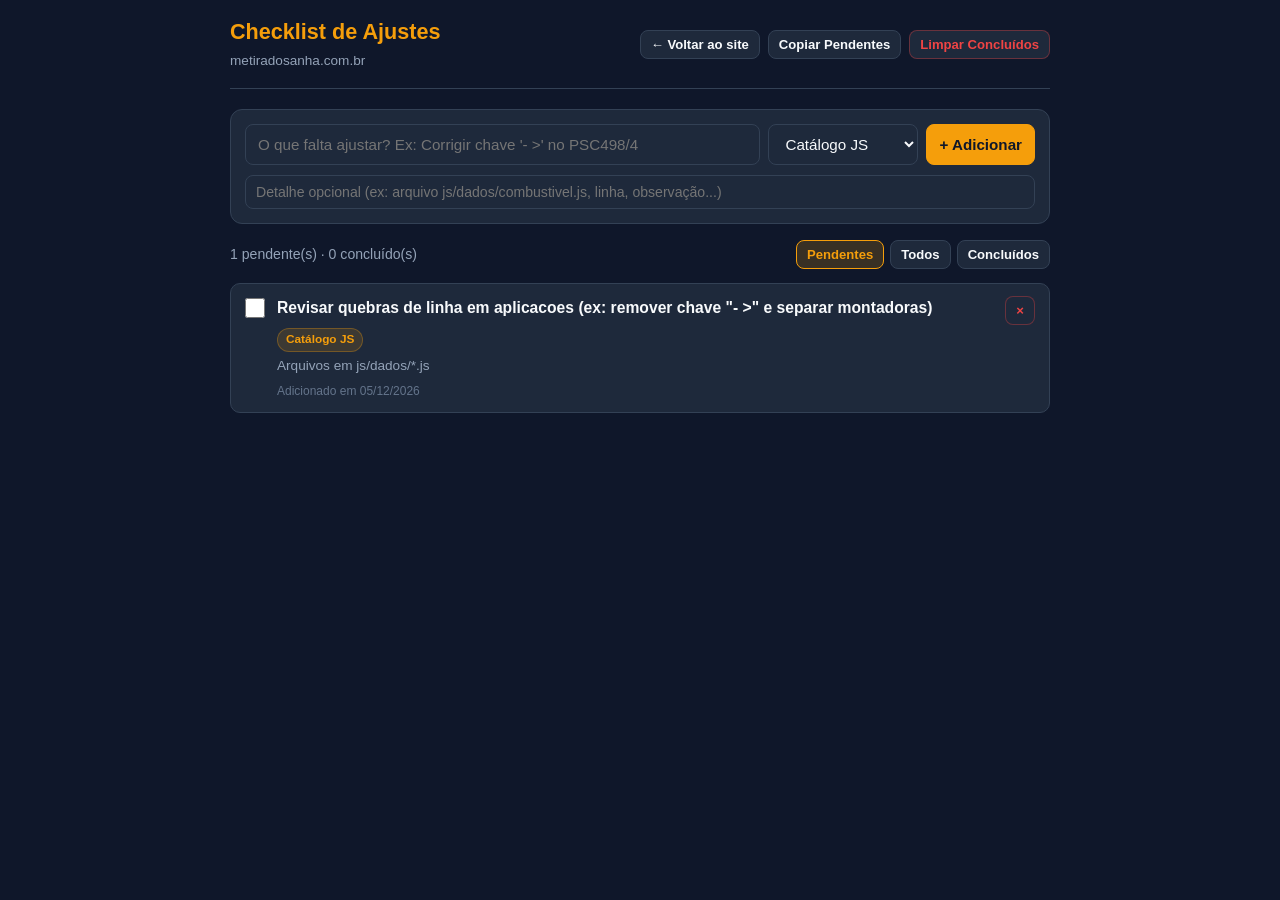
<file: anotacoes.html>
<!DOCTYPE html>
<html lang="pt-BR">
<head>
  <meta charset="UTF-8">
  <meta name="viewport" content="width=device-width, initial-scale=1.0">
  <title>Checklist de Ajustes | Me Tira do Sanha</title>
  <style>
    :root {
      --bg: #0f172a;
      --surface: #1e293b;
      --surface-hover: #293548;
      --border: #334155;
      --text: #f8fafc;
      --text-muted: #94a3b8;
      --primary: #f59e0b;
      --primary-hover: #d97706;
      --danger: #ef4444;
      --success: #10b981;
    }

    * {
      box-sizing: border-box;
      margin: 0;
      padding: 0;
      font-family: -apple-system, BlinkMacSystemFont, "Segoe UI", Roboto, sans-serif;
    }

    body {
      background-color: var(--bg);
      color: var(--text);
      line-height: 1.5;
      padding: 16px;
    }

    .container {
      max-width: 820px;
      margin: 0 auto;
    }

    header {
      display: flex;
      flex-wrap: wrap;
      justify-content: space-between;
      align-items: center;
      gap: 12px;
      padding-bottom: 16px;
      margin-bottom: 20px;
      border-bottom: 1px solid var(--border);
    }

    .brand h1 {
      font-size: 1.35rem;
      color: var(--primary);
    }

    .brand span {
      font-size: 0.85rem;
      color: var(--text-muted);
    }

    .header-actions {
      display: flex;
      gap: 8px;
      flex-wrap: wrap;
    }

    button, select, input {
      background-color: var(--surface);
      color: var(--text);
      border: 1px solid var(--border);
      border-radius: 8px;
      padding: 10px 12px;
      font-size: 0.95rem;
      outline: none;
    }

    input:focus, select:focus {
      border-color: var(--primary);
    }

    button {
      cursor: pointer;
      font-weight: 600;
      display: inline-flex;
      align-items: center;
      gap: 6px;
      transition: background-color 0.2s, border-color 0.2s;
    }

    button:hover {
      background-color: var(--surface-hover);
    }

    .btn-primary {
      background-color: var(--primary);
      color: #0f172a;
      border-color: var(--primary);
    }

    .btn-primary:hover {
      background-color: var(--primary-hover);
    }

    .btn-danger {
      color: var(--danger);
      border-color: rgba(239, 68, 68, 0.35);
    }

    .btn-danger:hover {
      background-color: rgba(239, 68, 68, 0.15);
    }

    .btn-sm {
      padding: 6px 10px;
      font-size: 0.82rem;
    }

    .add-box {
      background-color: var(--surface);
      border: 1px solid var(--border);
      border-radius: 12px;
      padding: 14px;
      margin-bottom: 16px;
    }

    .add-main {
      display: flex;
      gap: 8px;
      flex-wrap: wrap;
    }

    .add-main input[type="text"] {
      flex: 1;
      min-width: 220px;
    }

    .add-extra {
      display: flex;
      gap: 8px;
      margin-top: 10px;
      flex-wrap: wrap;
    }

    .add-extra input {
      flex: 1;
      min-width: 180px;
      padding: 8px 10px;
      font-size: 0.88rem;
    }

    .summary-bar {
      display: flex;
      justify-content: space-between;
      align-items: center;
      flex-wrap: wrap;
      gap: 10px;
      margin-bottom: 14px;
      font-size: 0.88rem;
      color: var(--text-muted);
    }

    .filters {
      display: flex;
      gap: 6px;
      flex-wrap: wrap;
    }

    .filter-btn.active {
      background-color: rgba(245, 158, 11, 0.18);
      border-color: var(--primary);
      color: var(--primary);
    }

    .checklist {
      display: flex;
      flex-direction: column;
      gap: 8px;
    }

    .task-item {
      display: flex;
      align-items: flex-start;
      gap: 12px;
      background-color: var(--surface);
      border: 1px solid var(--border);
      border-radius: 10px;
      padding: 12px 14px;
      transition: opacity 0.2s, border-color 0.2s;
    }

    .task-item:hover {
      border-color: #475569;
    }

    .task-item.done {
      opacity: 0.6;
    }

    .task-item.done .task-title {
      text-decoration: line-through;
      color: var(--text-muted);
    }

    .task-checkbox {
      width: 20px;
      height: 20px;
      margin-top: 2px;
      accent-color: var(--primary);
      cursor: pointer;
      flex-shrink: 0;
    }

    .task-content {
      flex: 1;
      min-width: 0;
    }

    .task-top {
      display: flex;
      align-items: center;
      gap: 8px;
      flex-wrap: wrap;
    }

    .task-title {
      font-weight: 600;
      font-size: 0.98rem;
      word-break: break-word;
    }

    .tag {
      font-size: 0.74rem;
      font-weight: 600;
      padding: 2px 8px;
      border-radius: 999px;
      background-color: rgba(245, 158, 11, 0.14);
      color: var(--primary);
      border: 1px solid rgba(245, 158, 11, 0.3);
    }

    .task-detail {
      font-size: 0.85rem;
      color: var(--text-muted);
      margin-top: 4px;
      white-space: pre-wrap;
      word-break: break-word;
    }

    .task-date {
      font-size: 0.75rem;
      color: #64748b;
      margin-top: 6px;
    }

    .empty-state {
      text-align: center;
      padding: 36px 16px;
      border: 1px dashed var(--border);
      border-radius: 12px;
      color: var(--text-muted);
    }

    .toast {
      position: fixed;
      bottom: 16px;
      right: 16px;
      background-color: var(--success);
      color: #0f172a;
      font-weight: 700;
      padding: 8px 14px;
      border-radius: 8px;
      font-size: 0.85rem;
      opacity: 0;
      pointer-events: none;
      transition: opacity 0.2s;
    }

    .toast.show { opacity: 1; }
  </style>
</head>
<body>
  <div class="container">
    <header>
      <div class="brand">
        <h1>Checklist de Ajustes</h1>
        <span>metiradosanha.com.br</span>
      </div>
      <div class="header-actions">
        <a href="/" style="text-decoration:none;"><button type="button" class="btn-sm">← Voltar ao site</button></a>
        <button type="button" class="btn-sm" onclick="copiarPendentes()">Copiar Pendentes</button>
        <button type="button" class="btn-sm btn-danger" onclick="limparConcluidos()">Limpar Concluídos</button>
      </div>
    </header>

    <form class="add-box" onsubmit="adicionarItem(event)">
      <div class="add-main">
        <input type="text" id="itemTexto" placeholder="O que falta ajustar? Ex: Corrigir chave '- >' no PSC498/4" required>
        <select id="itemTag">
          <option value="Catálogo JS">Catálogo JS</option>
          <option value="Site / Layout">Site / Layout</option>
          <option value="Oficina / Dados">Oficina / Dados</option>
          <option value="Geral">Geral</option>
        </select>
        <button type="submit" class="btn-primary">+ Adicionar</button>
      </div>
      <div class="add-extra">
        <input type="text" id="itemDetalhe" placeholder="Detalhe opcional (ex: arquivo js/dados/combustivel.js, linha, observação...)">
      </div>
    </form>

    <div class="summary-bar">
      <span id="contador">0 pendentes · 0 concluídos</span>
      <div class="filters">
        <button type="button" class="btn-sm filter-btn active" data-filter="pendentes" onclick="setFiltro('pendentes', this)">Pendentes</button>
        <button type="button" class="btn-sm filter-btn" data-filter="todos" onclick="setFiltro('todos', this)">Todos</button>
        <button type="button" class="btn-sm filter-btn" data-filter="concluidos" onclick="setFiltro('concluidos', this)">Concluídos</button>
      </div>
    </div>

    <div id="listaChecklist" class="checklist"></div>
  </div>

  <div id="toast" class="toast">Pronto!</div>

  <script>
    const STORAGE_KEY = 'metiradosanha_checklist_v1';
    let filtroAtual = 'pendentes';

    let itens = JSON.parse(localStorage.getItem(STORAGE_KEY) || 'null');
    if (!itens) {
      itens = [
        {
          id: '1',
          texto: 'Revisar quebras de linha em aplicacoes (ex: remover chave "- >" e separar montadoras)',
          detalhe: 'Arquivos em js/dados/*.js',
          tag: 'Catálogo JS',
          feito: false,
          criadoEm: new Date().toLocaleDateString('pt-BR')
        }
      ];
      localStorage.setItem(STORAGE_KEY, JSON.stringify(itens));
    }

    function toast(msg) {
      const el = document.getElementById('toast');
      el.textContent = msg;
      el.classList.add('show');
      setTimeout(() => el.classList.remove('show'), 1800);
    }

    function salvar() {
      localStorage.setItem(STORAGE_KEY, JSON.stringify(itens));
      renderizar();
    }

    function adicionarItem(e) {
      e.preventDefault();
      const inputTexto = document.getElementById('itemTexto');
      const inputDetalhe = document.getElementById('itemDetalhe');
      const selectTag = document.getElementById('itemTag');

      const texto = inputTexto.value.trim();
      const detalhe = inputDetalhe.value.trim();
      if (!texto) return;

      itens.unshift({
        id: Date.now().toString(),
        texto,
        detalhe,
        tag: selectTag.value,
        feito: false,
        criadoEm: new Date().toLocaleDateString('pt-BR')
      });

      inputTexto.value = '';
      inputDetalhe.value = '';
      inputTexto.focus();
      salvar();
      toast('Item adicionado!');
    }

    function alternarItem(id) {
      const item = itens.find(i => i.id === id);
      if (!item) return;
      item.feito = !item.feito;
      salvar();
    }

    function excluirItem(id) {
      itens = itens.filter(i => i.id !== id);
      salvar();
      toast('Item removido');
    }

    function limparConcluidos() {
      const antes = itens.length;
      itens = itens.filter(i => !i.feito);
      if (itens.length === antes) {
        toast('Nenhum item concluído');
        return;
      }
      salvar();
      toast('Concluídos removidos');
    }

    function setFiltro(novoFiltro, btn) {
      filtroAtual = novoFiltro;
      document.querySelectorAll('.filter-btn').forEach(b => b.classList.remove('active'));
      btn.classList.add('active');
      renderizar();
    }

    function copiarPendentes() {
      const pendentes = itens.filter(i => !i.feito);
      if (!pendentes.length) {
        toast('Sem itens pendentes');
        return;
      }
      const texto = pendentes
        .map(i => `[ ] (${i.tag}) ${i.texto}${i.detalhe ? ' — ' + i.detalhe : ''}`)
        .join('\n');
      navigator.clipboard.writeText(texto);
      toast('Pendentes copiados!');
    }

    function esc(str) {
      return (str || '').replace(/[&<>'"]/g, c => ({
        '&': '&amp;', '<': '&lt;', '>': '&gt;', "'": '&#39;', '"': '&quot;'
      }[c]));
    }

    function renderizar() {
      const container = document.getElementById('listaChecklist');
      const totalFeitos = itens.filter(i => i.feito).length;
      const totalPendentes = itens.length - totalFeitos;

      document.getElementById('contador').textContent =
        `${totalPendentes} pendente(s) · ${totalFeitos} concluído(s)`;

      const visiveis = itens.filter(i => {
        if (filtroAtual === 'pendentes') return !i.feito;
        if (filtroAtual === 'concluidos') return i.feito;
        return true;
      });

      if (!visiveis.length) {
        container.innerHTML = `<div class="empty-state">Nada por aqui nesse filtro.</div>`;
        return;
      }

      container.innerHTML = visiveis.map(item => `
        <div class="task-item ${item.feito ? 'done' : ''}">
          <input
            type="checkbox"
            class="task-checkbox"
            ${item.feito ? 'checked' : ''}
            onchange="alternarItem('${item.id}')"
          >
          <div class="task-content">
            <div class="task-top">
              <span class="task-title">${esc(item.texto)}</span>
              <span class="tag">${esc(item.tag)}</span>
            </div>
            ${item.detalhe ? `<div class="task-detail">${esc(item.detalhe)}</div>` : ''}
            <div class="task-date">Adicionado em ${esc(item.criadoEm)}</div>
          </div>
          <button type="button" class="btn-sm btn-danger" onclick="excluirItem('${item.id}')" title="Excluir">×</button>
        </div>
      `).join('');
    }

    renderizar();
  </script>
</body>
</html>
</file>
